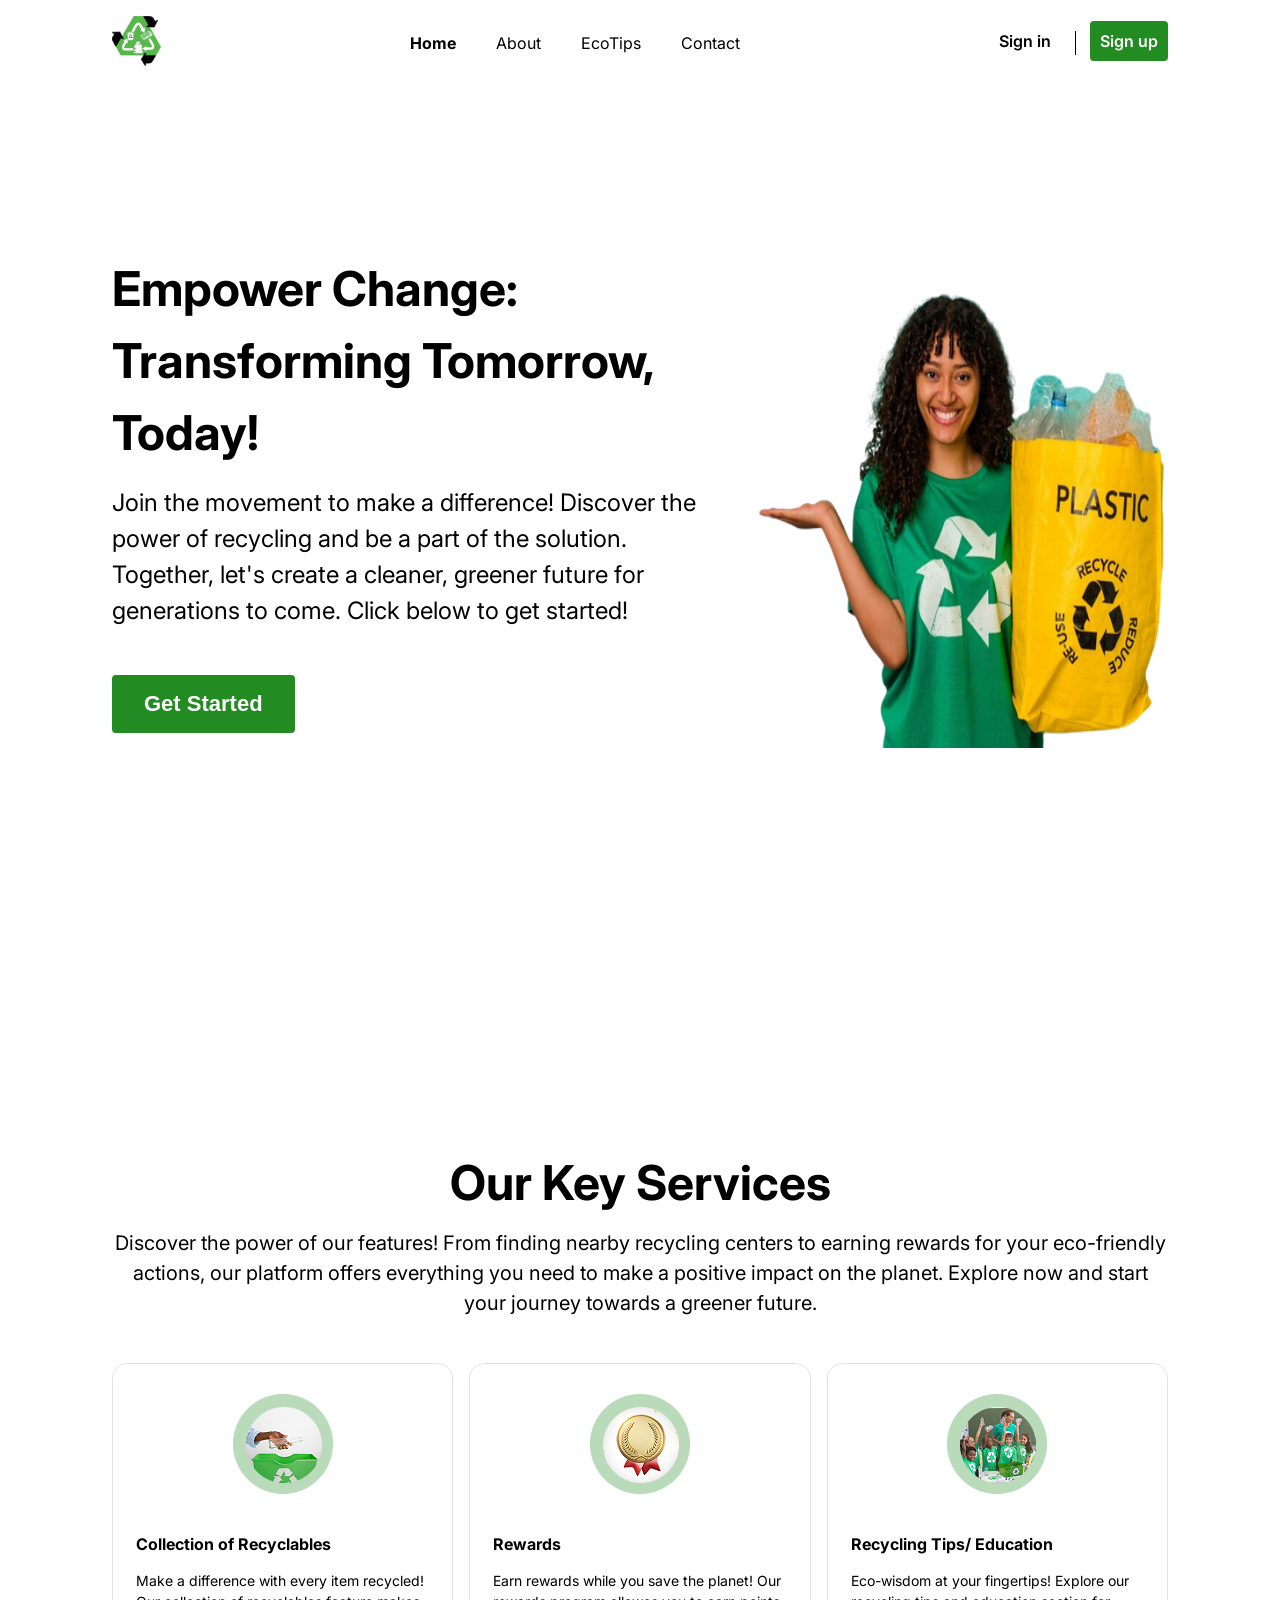
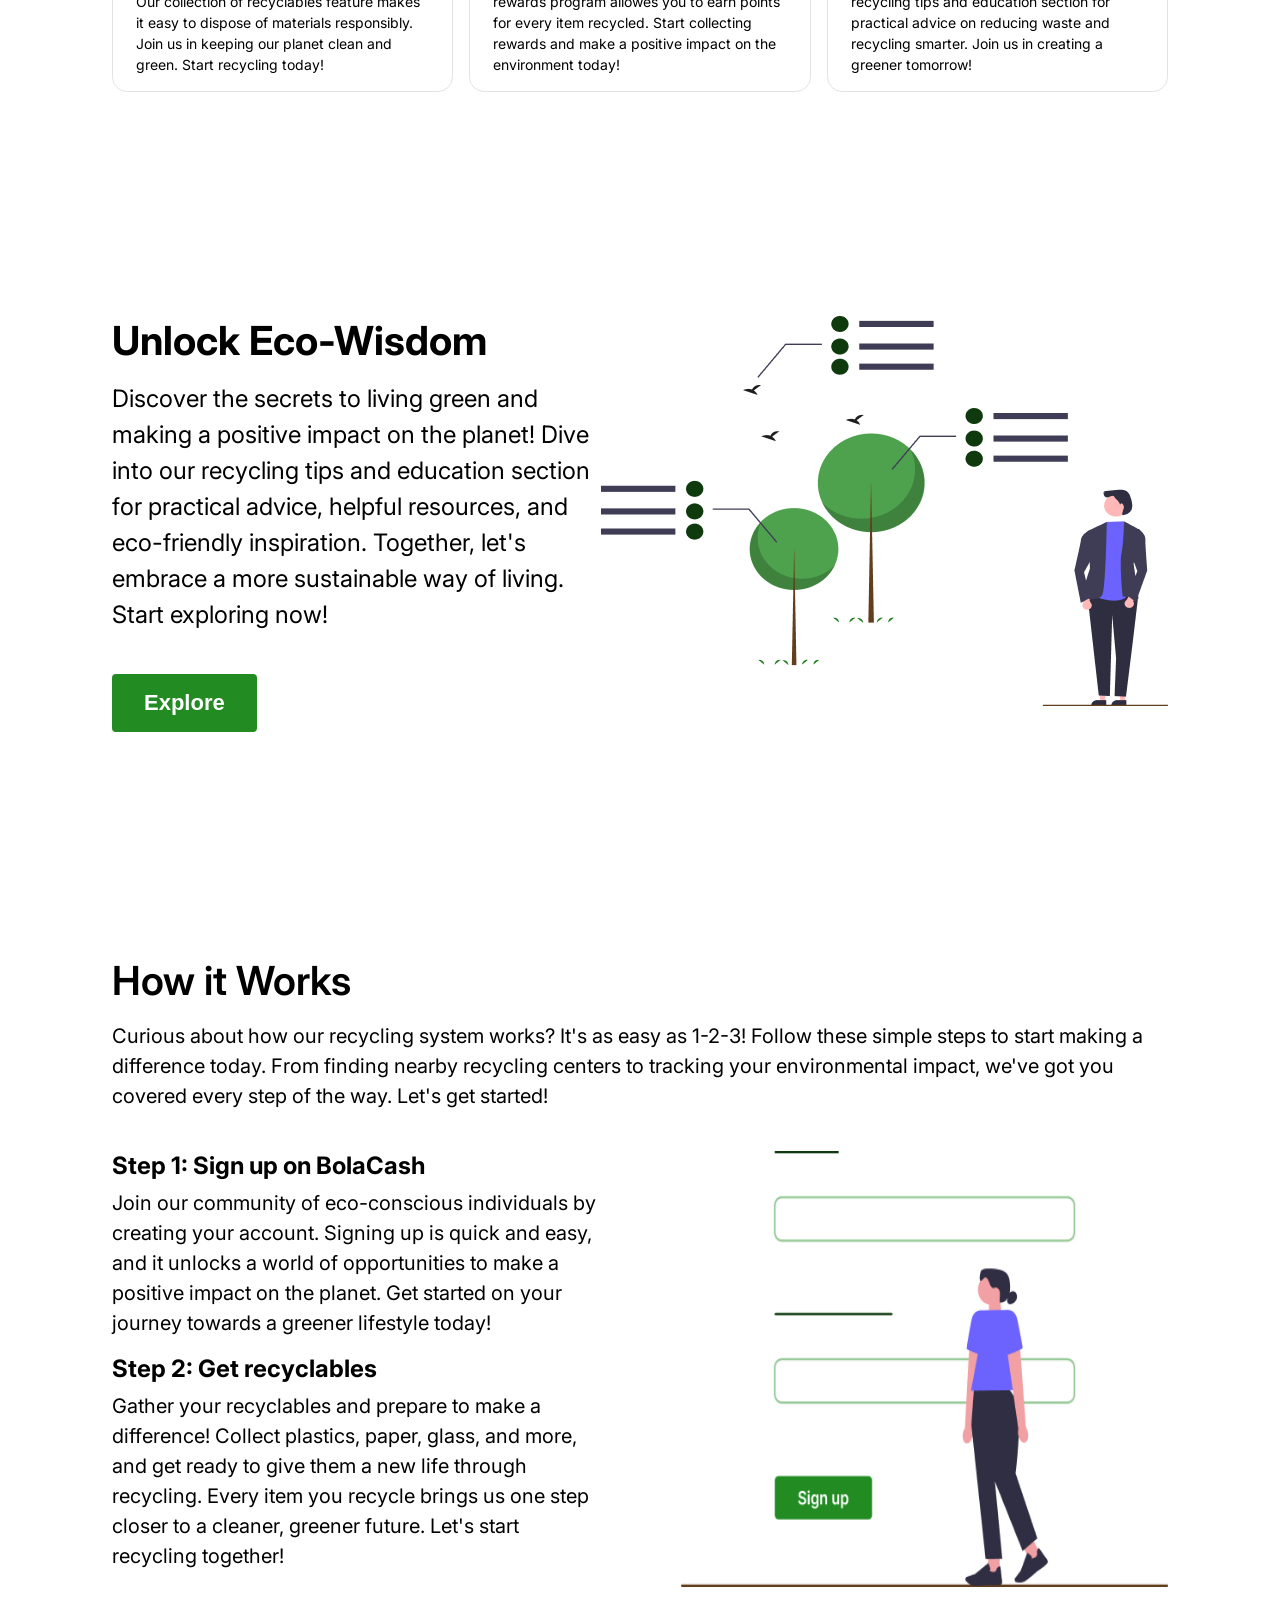
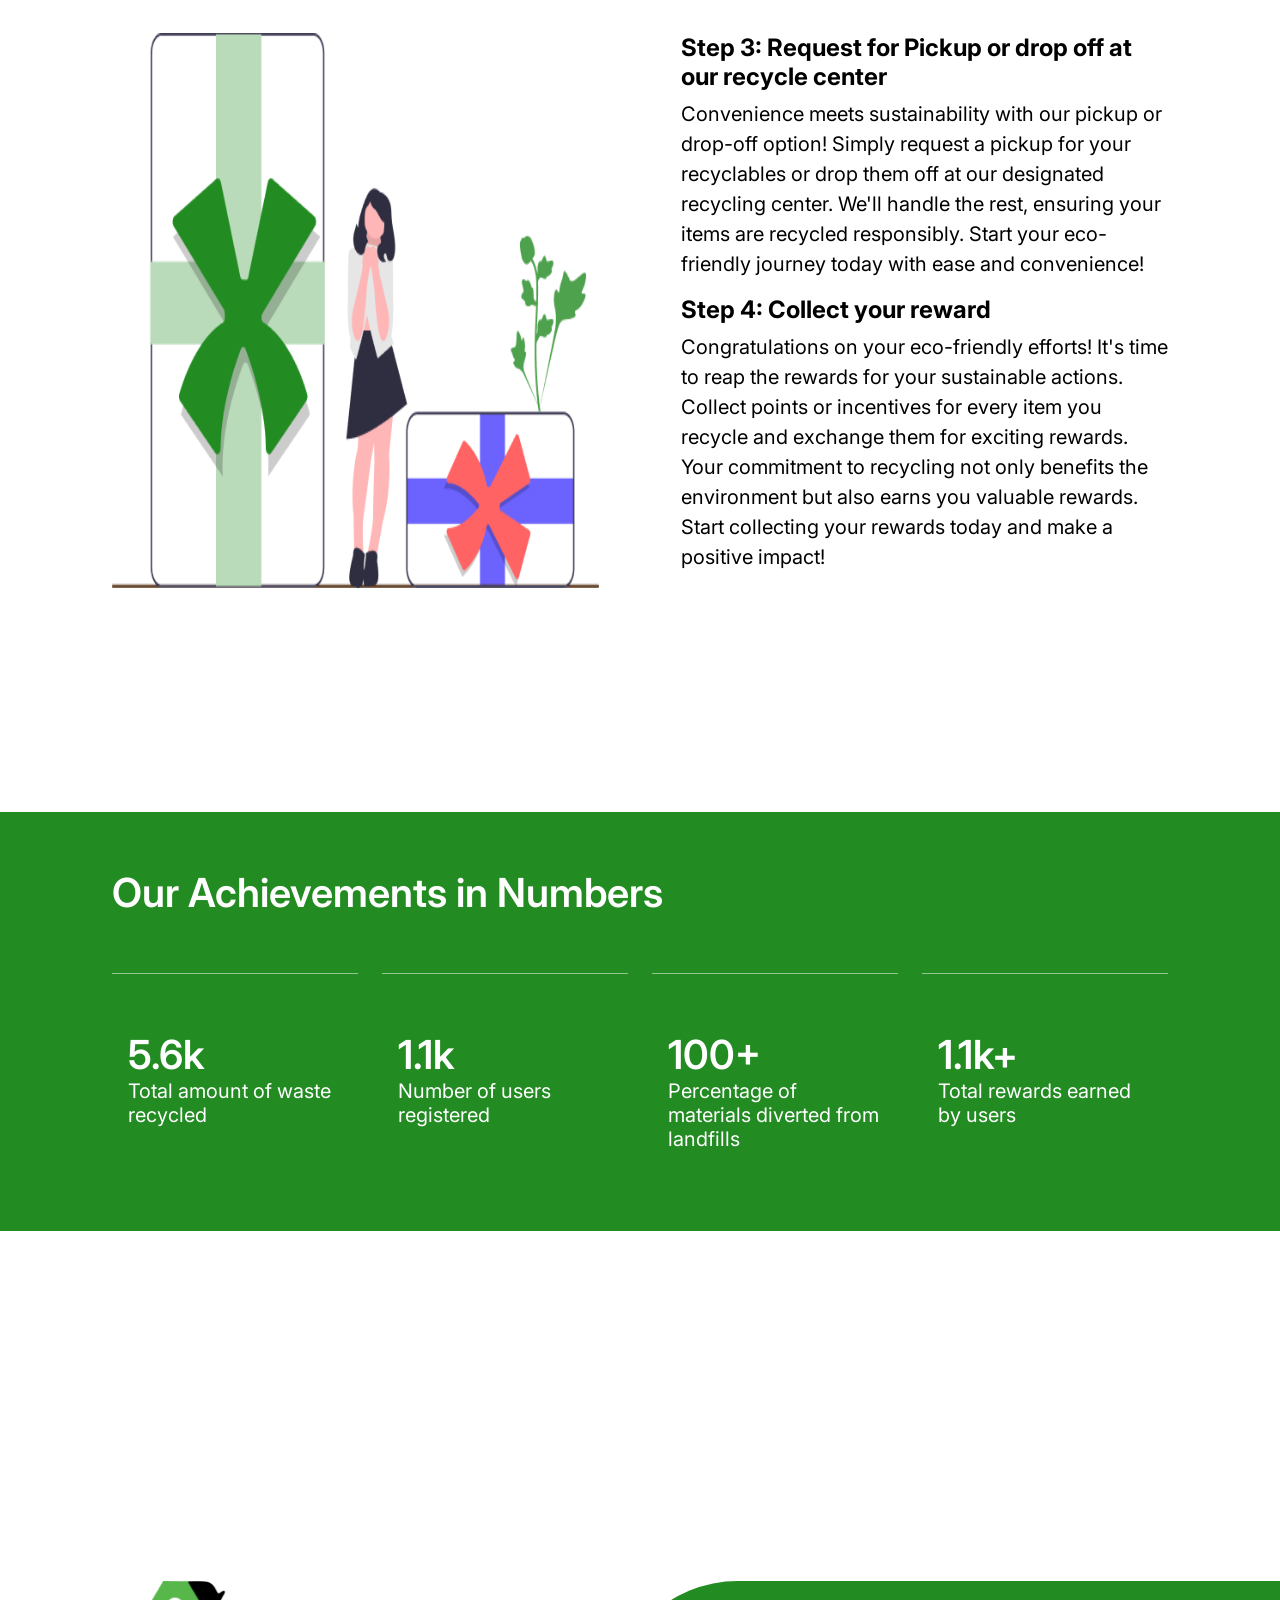
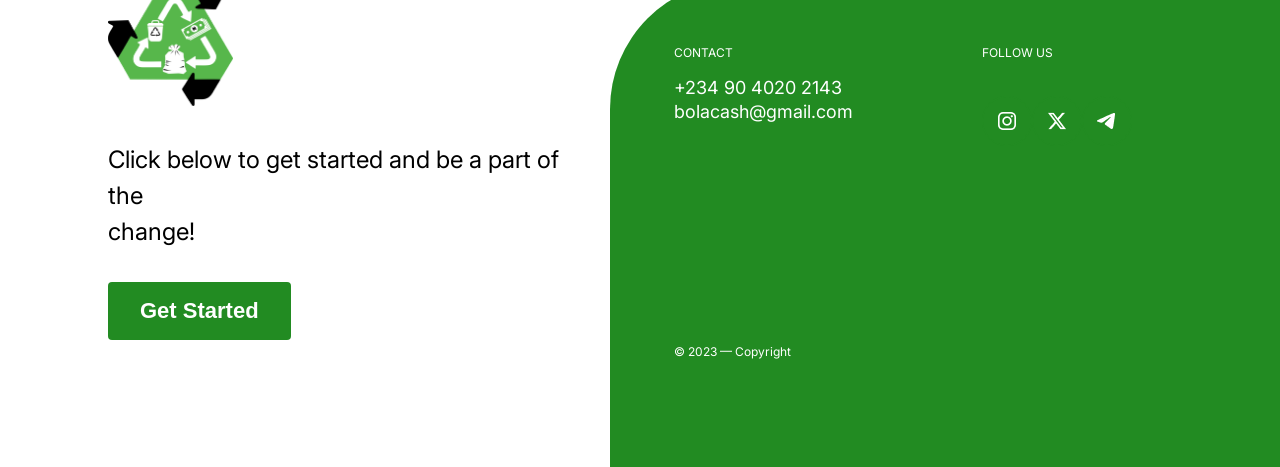
<file: index.html>
<!DOCTYPE html>
<html lang="en">
<head>
    <meta charset="UTF-8">
    <meta name="viewport" content="width=device-width, initial-scale=1.0">
    <title>Home Page</title>
    <link rel="shortcut icon" href="images/e614fa6c1b7bd4b69a82136791aeb88bf0f6a3f3.png" type="image/x-icon">
    <link rel="stylesheet" href="styles/home.css">
    <link rel="preconnect" href="https://fonts.googleapis.com">
    <link rel="preconnect" href="https://fonts.gstatic.com" crossorigin>
    <link href="https://fonts.googleapis.com/css2?family=Inter:ital,opsz,wght@0,14..32,100..900;1,14..32,100..900&display=swap" rel="stylesheet">
</head>
<body>
    <div class="body">
        <header>
            <nav class="mobile-nav">
                <div>
                    <img src="images/e614fa6c1b7bd4b69a82136791aeb88bf0f6a3f3.png" alt="">
                </div>
                <div class="hamburger">
                    <div class="ham-line"></div>
                    <div class="ham-line"></div>
                    <div class="ham-line"></div>
                </div>
            </nav>
            <nav class="navbar">
                <div>
                    <img class="logo" src="images/e614fa6c1b7bd4b69a82136791aeb88bf0f6a3f3.png" alt="logo">
                </div>
                <div>
                    <ul class="navigation">
                        <li><a class="home" href="index.html">Home</a></li>
                        <li><a class="about" href="about.html">About</a></li>
                        <li><a class="eco" href="eco.html">EcoTips</a></li>
                        <li><a class="contact" href="contact.html">Contact</a></li>
                    </ul>
                </div>
                <div>
                    <a class="sign-in-btn" href="sign-in.html">
                        Sign in
                    </a>
                    <div class="seperator"></div>
                    <a class="sign-up-btn" href="sign-up.html">
                        Sign up
                    </a>
                </div>
            </nav>
        </header>
        <main>
            <section class="section-1">
                <div class="section-1-container">
                    <div class="section-1-text">
                        <h1>
                            Empower Change: <br> 
                            Transforming Tomorrow, <br> 
                            Today!
                        </h1>
                        <p>
                            Join the movement to make a difference! Discover  
                            the power of recycling and be a part of the  
                            solution. Together, let's create a cleaner, greener 
                            future for generations to come. Click below to get 
                            started!
                        </p>
                        <button class="section-1-btn">
                            <a href="">Get Started</a>
                        </button>
                    </div>
                    <div class="section-1-image-container">
                        <img src="images/2780e3e08b745be57d89a9af122f6f89269f02a1.png" alt="">
                    </div>
                </div>
            </section>
            <section class="section-2">
                <div class="section-2-text">
                    <h1>Our Key Services</h1>
                    <p>
                        Discover the power of our features! From finding nearby recycling centers to earning rewards for your eco-friendly actions, our 
                        platform offers everything you need to make a positive impact on the planet. Explore now and start your journey towards 
                        a greener future.
                    </p>
                </div>
                
                <div class="grid">
                    <div class="grid-box">
                        <img src="images/Frame 1000012284.png" alt="">
                        <div class="grid-text">
                            <h3>
                                Collection of Recyclables
                            </h3>
                            <p>
                                Make a difference with every item recycled! Our collection of recyclables feature makes it easy to dispose of materials responsibly. Join us in keeping our planet clean and green. Start recycling today!
                            </p>
                        </div>
                    </div>
                    <div class="grid-box">
                        <img src="images/Frame 1000012284-1.png" alt="">
                        <div class="grid-text">
                            <h3>
                                Rewards
                            </h3>
                            <p>
                                Earn rewards while you save the planet! Our rewards program allowes you to earn points for every item recycled. Start collecting rewards and make a positive impact on the environment today!
                            </p>                        
                        </div>
                    </div>
                    <div class="grid-box">
                        <img src="images/Frame 1000012284-2.png" alt="">
                        <div class="grid-text">
                            <h3>
                                Recycling Tips/ Education
                            </h3>
                            <p>
                                Eco-wisdom at your fingertips! Explore our recycling tips and education section for practical advice on reducing waste and recycling smarter. Join us in creating a greener tomorrow!
                            </p>                        
                        </div>
                    </div>
                </div>
            </section>
            <section class="section-3">
                <div class="section-3-container">
                    <div class="section-3-text">
                        <h1>Unlock Eco-Wisdom</h1>
                        <p>
                            Discover the secrets to living green and making a 
                            positive impact on the planet! Dive into our recycling tips and 
                            education section for practical advice, helpful resources, and 
                            eco-friendly inspiration. Together, let's embrace a more 
                            sustainable way of living. Start exploring now!
                        </p>
                        <button>Explore</button>
                    </div>
                    <div>
                        <img src="images/undraw_environmental_study_re_q4q8 1.png" alt="">
                    </div>
                </div>
            </section>
            <section class="section-4">
                <h1>How it Works</h1>
                <p>
                    Curious about how our recycling system works? It's as 
                    easy as 1-2-3! Follow these simple steps to start making 
                    a difference today. From finding nearby recycling centers 
                    to tracking your environmental impact, we've got you covered 
                    every step of the way. Let's get started!</p>
                <div class="section-4-middle">
                    <div class="section-4-middle-left">
                        <h3>Step 1: Sign up on BolaCash</h3>
                        <p>
                            Join our community of eco-conscious individuals by creating 
                            your account. Signing up is quick and easy, and it unlocks a 
                            world of opportunities to make a positive impact on the 
                            planet. Get started on your journey towards a greener 
                            lifestyle today!
                        </p>
                        <h3>Step 2: Get recyclables</h3>
                        <p>
                            Gather your recyclables and prepare to make a difference! 
                            Collect plastics, paper, glass, and more, and get ready to 
                            give them a new life through recycling. Every item you 
                            recycle brings us one step closer to a cleaner, greener 
                            future. Let's start recycling together!
                        </p>
                    </div>
                    <div class="section-4-middle-right">
                        <img src="images/undraw_undraw_undraw_undraw_sign_up_ln1s_-1-_s4bc_-1-_ee41_-1-_kf4d 1.png" alt="">
                    </div>
                </div>
                <div class="section-4-down">
                    <div class="section-4-down-left">
                        <img src="images/undraw_gifts_0ceh 1.png" alt="">
                    </div>
                    <div class="section-4-down-right">
                        <h3>Step 3: Request for Pickup or drop off at our recycle center</h3>
                        <p>
                            Convenience meets sustainability with our pickup or drop-off 
                            option! Simply request a pickup for your recyclables or drop 
                            them off at our designated recycling center. We'll handle the 
                            rest, ensuring your items are recycled responsibly. Start your 
                            eco-friendly journey today with ease and convenience!
                        </p>
                        <h3>Step 4: Collect your reward</h3>
                        <p>
                            Congratulations on your eco-friendly efforts! It's time to reap 
                            the rewards for your sustainable actions. Collect points or 
                            incentives for every item you recycle and exchange them for 
                            exciting rewards. Your commitment to recycling not only benefits 
                            the environment but also earns you valuable rewards. Start 
                            collecting your rewards today and make a positive impact!
                        </p>
                    </div>
                </div>
            </section>
            <section class="section-5">
                <div class="section-5-container">
                    <h1>Our Achievements in Numbers</h1>
                    <div class="section-5-grid">
                        <div class="section-5-gridbox">
                            <h3>5.6k</h3>
                            <p>Total amount of waste recycled</p>
                        </div>
                        <div class="section-5-gridbox">
                            <h3>1.1k</h3>
                            <p>Number of users registered</p>
                        </div>                        
                        <div class="section-5-gridbox">
                            <h3>100+</h3>
                            <p>Percentage of materials diverted from landfills</p>
                        </div>           
                        <div class="section-5-gridbox">
                            <h3>1.1k+</h3>
                            <p>Total rewards earned by users</p>
                        </div>                        
                    </div>
                </div>
            </section>
        </main>
        <footer class="desk-footer">
            <div class="footer-main">
                <div class="footer-left">
                    <img src="images/e614fa6c1b7bd4b69a82136791aeb88bf0f6a3f3.png" alt="">
                    <p>
                        Click below to get started and be a part of the <br>change!
                    </p>
                    <button>Get Started</button>
                </div>
                <div class="footer-right">
                    <div class="footer-right-main">
                        <div class="footer-right-left">
                            <p>CONTACT</p>
                            <a href="">+234 90 4020 2143</a>
                            <a href="">bolacash@gmail.com</a>
                        </div>
                        <div class="footer-right-right">
                            <P>FOLLOW US</P>
                            <div class="footer-right-images">
                                <a href="https://www.instagram.com/">
                                    <img src="images/item.png" alt="">
                                </a>
                                <a href="https://x.com/">
                                    <img src="images/item-1.png" alt="">
                                </a>
                                <a href="https://web.telegram.org/">
                                    <img src="images/item-2.png" alt="">
                                </a>
                            </div>
                        </div>  
                    </div>
                    <p class="bottom">&#169; 2023 &#8212; Copyright</p>
                </div>
            </div>
        </footer>
        <footer class="mobile-footer">
            <div class="mobile-footer-main">
                <div class="footer-top">
                    <img src="images/e614fa6c1b7bd4b69a82136791aeb88bf0f6a3f3.png" alt="">
                    <p>
                        Ready to make a difference? Join our community of eco-warriors and start 
                        recycling with ease! Together, we can create a greener, cleaner future for 
                        generations to come. Click below to get started and be a part of the change!
                    </p>
                    <button>Explore</button>
                </div>
                <div class="footer-bottom">
                    <div class="footer-bottom-main">
                        <div class="footer-bottom-top">
                            <p>CONTACT</p>
                            <a href="">+234 90 4020 2143</a>
                            <a href="">bolacash@gmail.com</a>
                        </div>
                        <div class="footer-bottom-down">
                            <P>FOLLOW US</P>
                            <div class="footer-bottom-images">
                                <a href="">
                                    <img src="images/item-3.png" alt="">
                                </a>
                                <a href="">
                                    <img src="images/item-4.png" alt="">
                                </a>
                                <a href="">
                                    <img src="images/item-5.png" alt="">
                                </a>
                            </div>
                        </div>
                        <p class="bottom">&#169; 2023 &#8212; Copyright</p>
                    </div>
                </div>
            </div>
        </footer>
    </div>
</body>
</html>
</file>
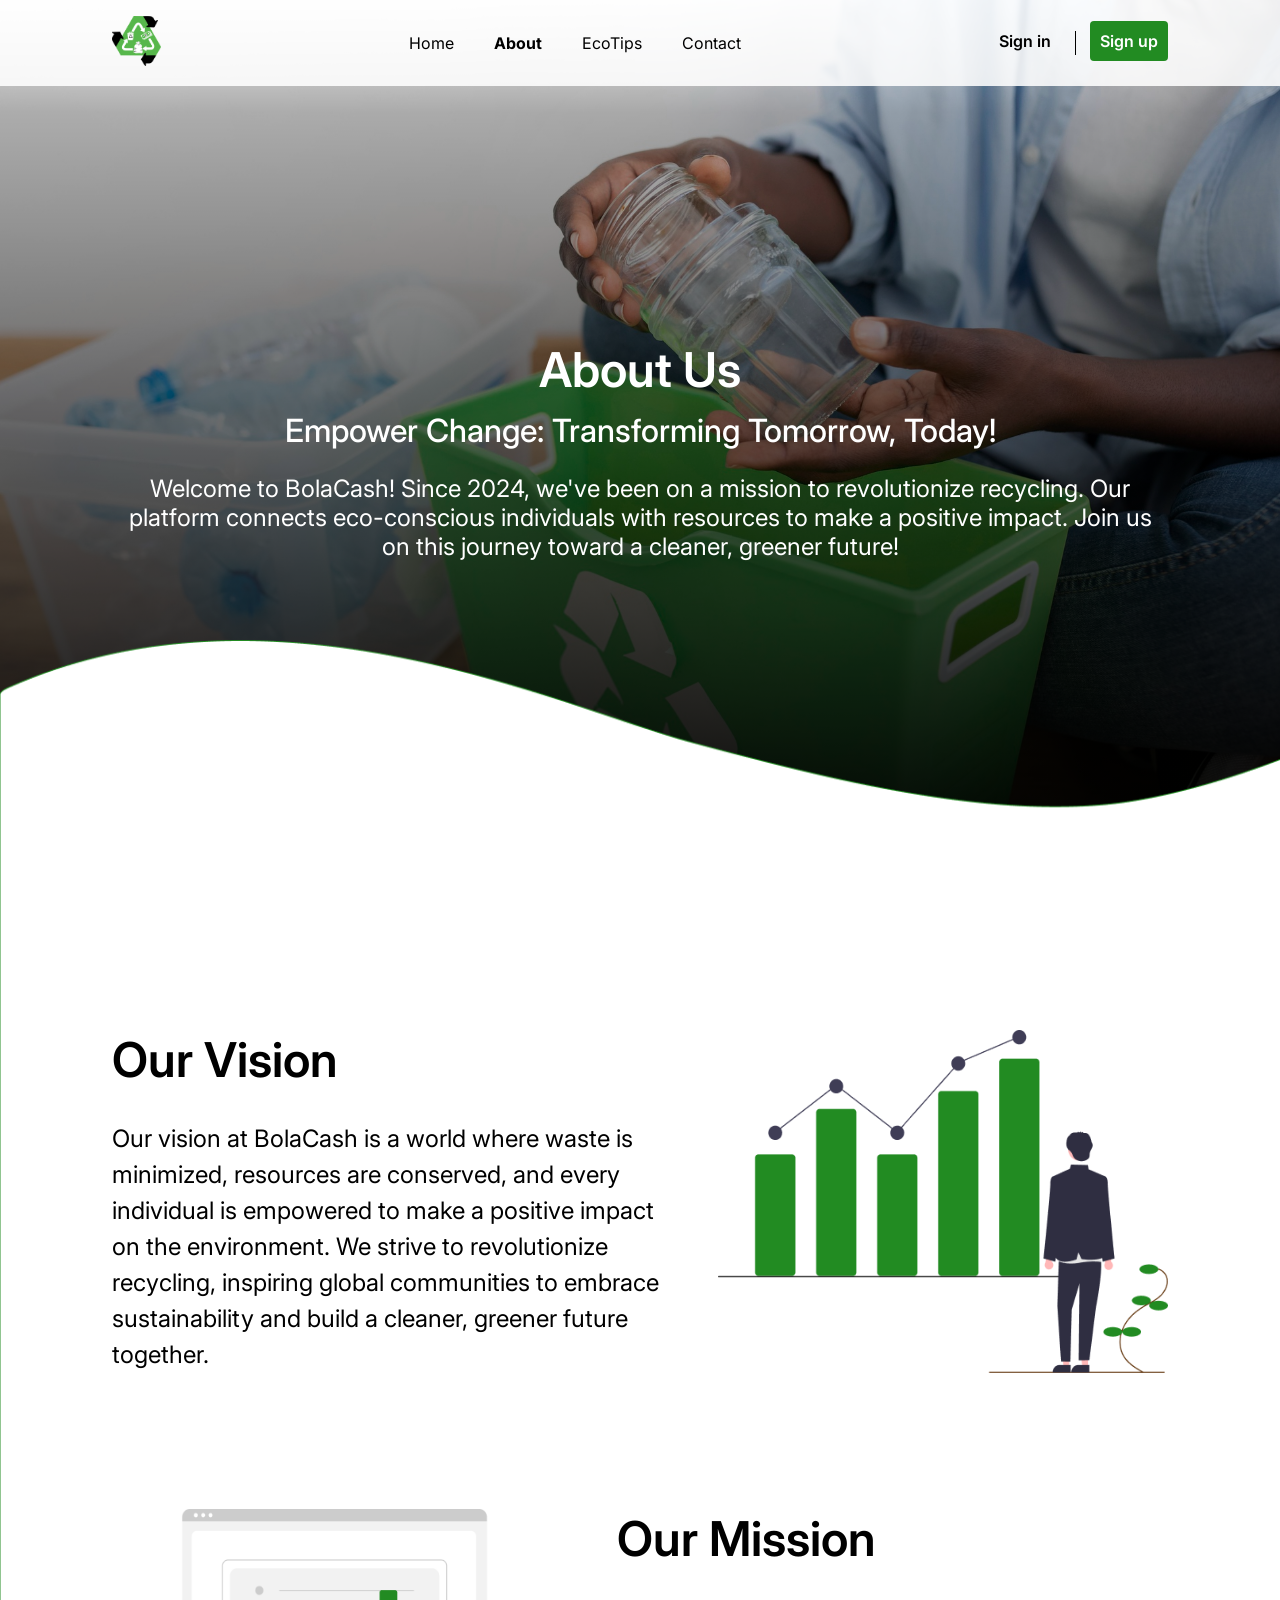
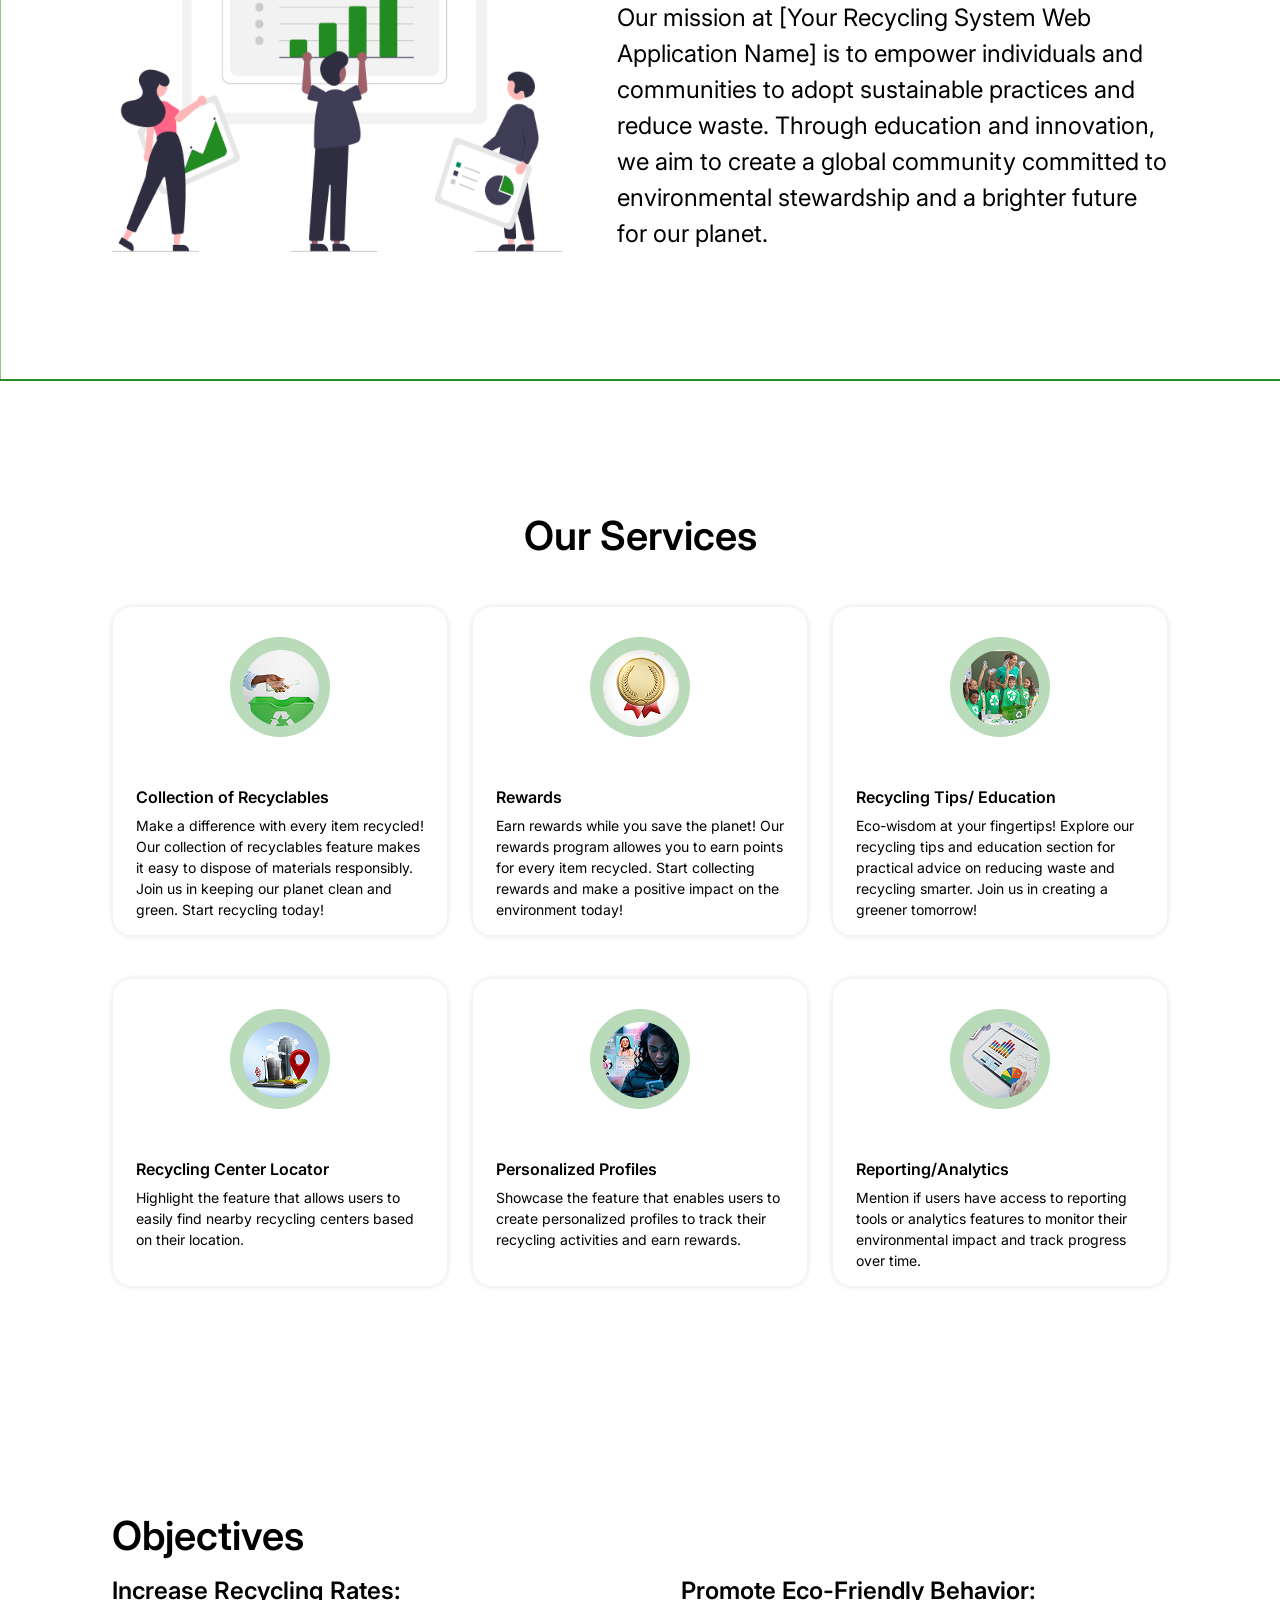
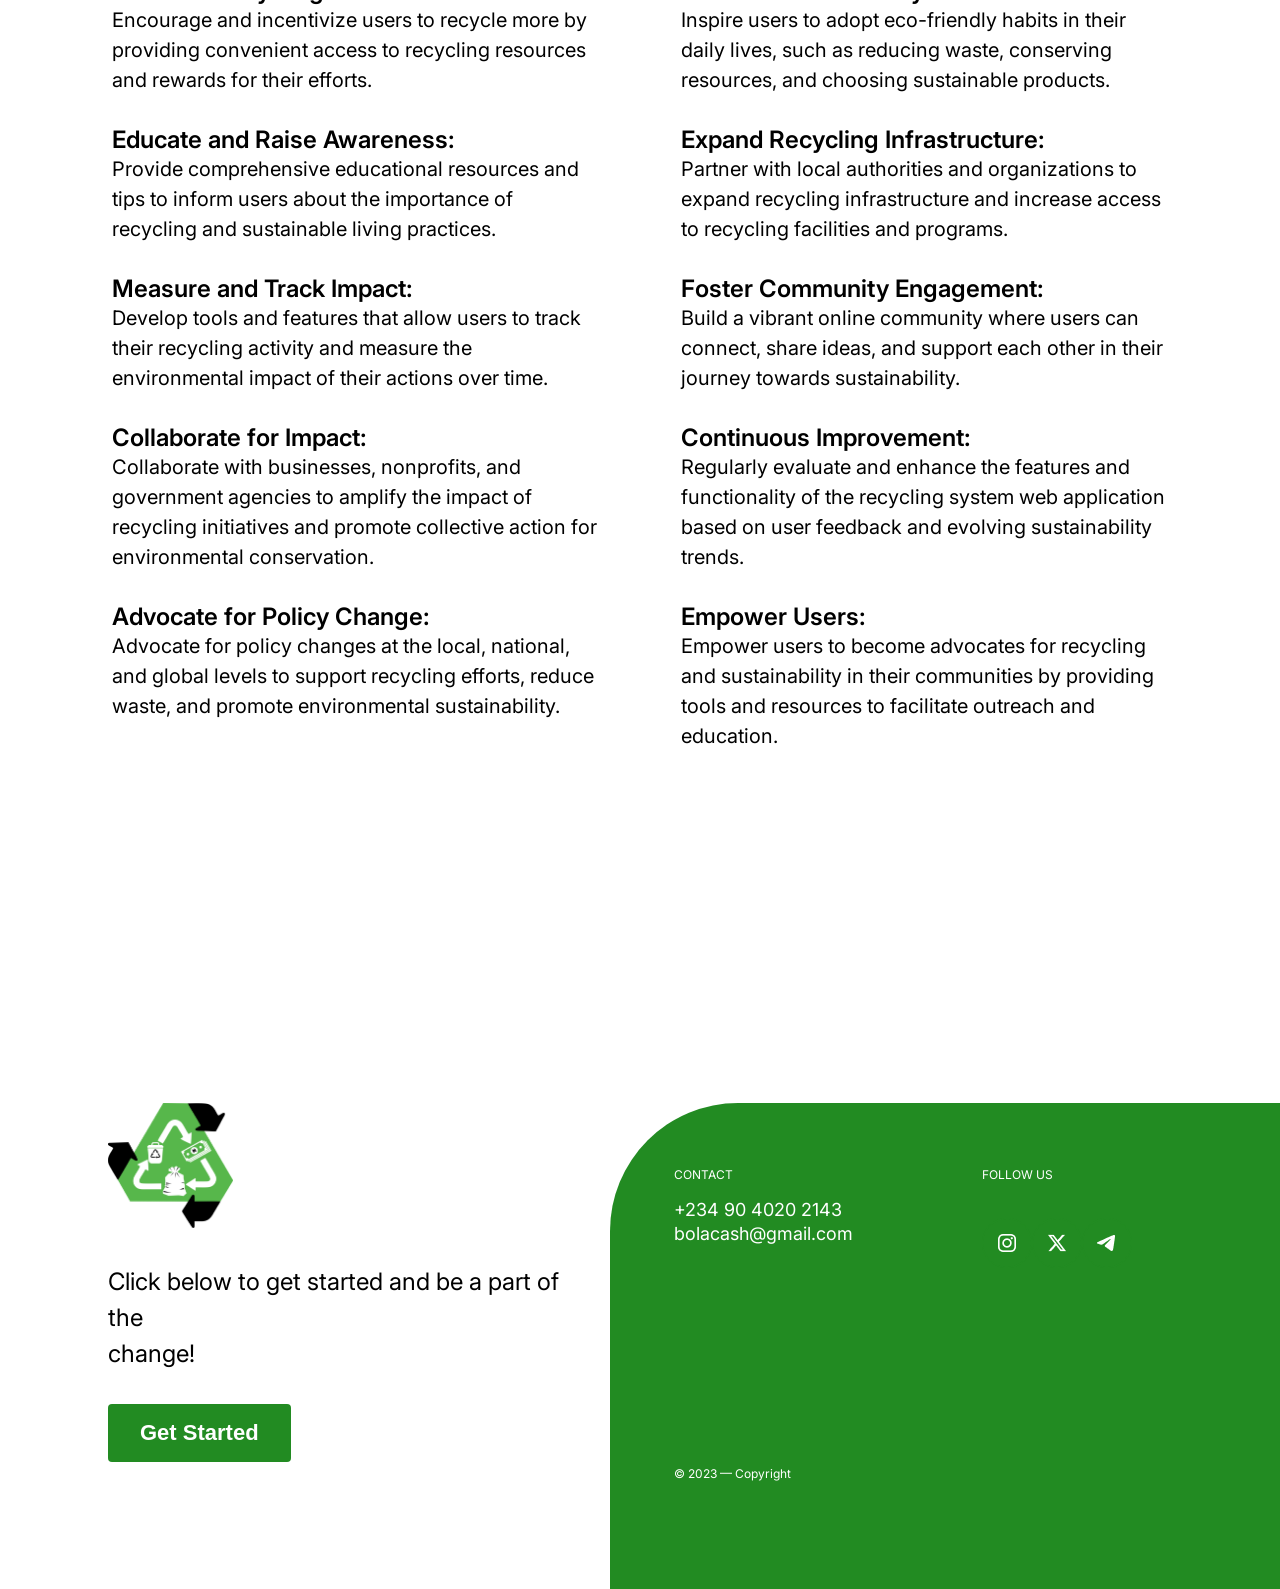
<file: about.html>
<!DOCTYPE html>
<html lang="en">
<head>
	<meta charset="UTF-8">
	<meta name="viewport" content="width=device-width, initial-scale=1.0">
	<title>About</title>
	<link rel="stylesheet" href="styles/home.css">
	<link rel="stylesheet" href="styles/about.css">
	<link rel="shortcut icon" href="images/e614fa6c1b7bd4b69a82136791aeb88bf0f6a3f3.png" type="image/x-icon">
	<link rel="preconnect" href="https://fonts.googleapis.com">
	<link rel="preconnect" href="https://fonts.gstatic.com" crossorigin>
	<link href="https://fonts.googleapis.com/css2?family=Inter:ital,opsz,wght@0,14..32,100..900;1,14..32,100..900&display=swap" rel="stylesheet">
</head>
<body>
	<header>
		<nav class="mobile-nav">
			<div>
				<img src="images/e614fa6c1b7bd4b69a82136791aeb88bf0f6a3f3.png" alt="">
			</div>
			<div class="hamburger">
				<div class="ham-line"></div>
				<div class="ham-line"></div>
				<div class="ham-line"></div>
			</div>
		</nav>
		<nav class="navbar">
			<div>
				<img class="logo" src="images/e614fa6c1b7bd4b69a82136791aeb88bf0f6a3f3.png" alt="logo">
			</div>
			<div>
				<ul class="navigation">
					<li><a class="home" href="index.html">Home</a></li>
					<li><a class="about" href="about.html">About</a></li>
					<li><a class="eco" href="eco.html">EcoTips</a></li>
					<li><a class="contact" href="contact.html">Contact</a></li>
				</ul>
			</div>
			<div>
				<a class="sign-in-btn" href="sign-in.html">
						Sign in
				</a>
				<div class="seperator"></div>
				<a class="sign-up-btn" href="sign-up.html">
						Sign up
				</a>
			</div>
		</nav>
		<div class="hero">
			<div class="content">
				<h1>About Us</h1>
				<h2>Empower Change: Transforming Tomorrow, Today!</h2>
				<p>
					Welcome to BolaCash! Since 2024, we've been on a mission to revolutionize 
					recycling. Our platform connects eco-conscious individuals with resources 
					to make a positive impact. Join us on this journey toward a cleaner, 
					greener future!
				</p>	
			</div>
		</div>
	</header>
	<main>
		<section class="section-1">
			<div class="section-1-container">
				<div class="sec-1-top">
					<div class="sec-1-top-text">
						<h1>Our Vision</h1>
						<p>
							Our vision at BolaCash is a world where waste is minimized, resources 
							are conserved, and every individual is empowered to make a positive 
							impact on the environment. We strive to revolutionize recycling, inspiring 
							global communities to embrace sustainability and build a cleaner, 
							greener future together.
						</p>
					</div>
					<div class="sec-1-top-image">
						<img src="images/undraw_investing_re_bov7 1.png" alt="">
					</div>
				</div>
				<div class="sec-1-bottom">
					<div class="sec-1-bottom-image">
						<img src="images/undraw_data_re_80ws 1.png" alt="">
					</div>
					<div class="sec-1-bottom-text">
						<h1>Our Mission</h1>
						<p>
							Our mission at [Your Recycling System Web Application Name] is to empower 
							individuals and communities to adopt sustainable practices and reduce waste. 
							Through education and innovation, we aim to create a global community committed 
							to environmental stewardship and a brighter future for our planet.
						</p>
					</div>
				</div>
			</div>
		</section>
		<section class="section-2">
			<h1>Our Services</h1>
			<div class="sec-2-grid">
				<div class="sec-2-grid-box">
					<div>
						<img src="images/Frame 1000012284.png" alt="">
					</div>
					<div>
						<h3>Collection of Recyclables</h3>
						<p>
							Make a difference with every item recycled! Our collection of recyclables feature 
							makes it easy to dispose of materials responsibly. Join us in keeping our planet 
							clean and green. Start recycling today!
						</p>
					</div>
				</div>
				<div class="sec-2-grid-box">
					<div>
						<img src="images/Frame 1000012284-1.png" alt="">
					</div>
					<div>
						<h3>Rewards</h3>
						<p>
                        	Earn rewards while you save the planet! Our rewards program allowes you to earn points for every 
							item recycled. Start collecting rewards and make a positive impact on the environment today!
						</p>
					</div>
				</div>
				<div class="sec-2-grid-box">
					<div>
						<img src="images/Frame 1000012284-2.png" alt="">
					</div>
					<div>
						<h3>Recycling Tips/ Education</h3>
						<p>
							Eco-wisdom at your fingertips! Explore our recycling tips 
							and education section for practical advice 
							on reducing waste and recycling smarter. Join us in creating 
							a greener tomorrow!
						</p>
					</div>
				</div>
				<div class="sec-2-grid-box">
					<div>
						<img src="images/Frame 1000012284-3.png" alt="">
					</div>
					<div>
						<h3>Recycling Center Locator</h3>
						<p>
							Highlight the feature that allows users to easily find nearby 
							recycling centers based on their location.
						</p>
					</div>
				</div>
				<div class="sec-2-grid-box">
					<div>
						<img src="images/Frame 1000012284-4.png" alt="">
					</div>
					<div>
						<h3>Personalized Profiles</h3>
						<p>
							Showcase the feature that enables users to create personalized profiles 
							to track their recycling activities and earn rewards.
						</p>
					</div>
				</div>
				<div class="sec-2-grid-box">
					<div>
						<img src="images/Frame 1000012284-5.png" alt="">
					</div>
					<div>
						<h3>Reporting/Analytics</h3>
						<p>
							Mention if users have access to reporting tools 
							or analytics features to monitor their environmental 
							impact and track progress over time.</p>
					</div>
				</div>
			</div>
		</section>
		<section class="section-3">
			<h1>Objectives</h1>
			<div class="sec-3-grid">
				<div>
					<h3>Increase Recycling Rates:</h3>
					<p>Encourage and incentivize users to recycle more by providing convenient access to recycling resources and rewards for their efforts.</p>
				</div>
				<div>
					<h3>Promote Eco-Friendly Behavior:</h3>
					<p>Inspire users to adopt eco-friendly habits in their daily lives, such as reducing waste, conserving resources, and choosing sustainable products.</p>
				</div>
				<div>
					<h3>Educate and Raise Awareness:</h3>
					<p>Provide comprehensive educational resources and tips to inform users about the importance of recycling and sustainable living practices.</p>
				</div>
				<div>
					<h3>Expand Recycling Infrastructure:</h3>
					<p>Partner with local authorities and organizations to expand recycling infrastructure and increase access to recycling facilities and programs.</p>
				</div>
				<div>
					<h3>Measure and Track Impact:</h3>
					<p>Develop tools and features that allow users to track their recycling activity and measure the environmental impact of their actions over time.</p>
				</div>
				<div>
					<h3>Foster Community Engagement:</h3>
					<p>Build a vibrant online community where users can connect, share ideas, and support each other in their journey towards sustainability.</p>
				</div>
				<div>
					<h3>Collaborate for Impact:</h3>
					<p>Collaborate with businesses, nonprofits, and government agencies to amplify the impact of recycling initiatives and promote collective action for environmental conservation.</p>
				</div>
				<div>
					<h3>Continuous Improvement:</h3>
					<p>Regularly evaluate and enhance the features and functionality of the recycling system web application based on user feedback and evolving sustainability trends.</p>
				</div>
				<div>
					<h3>Advocate for Policy Change:</h3>
					<p>Advocate for policy changes at the local, national, and global levels to support recycling efforts, reduce waste, and promote environmental sustainability.</p>
				</div>
				<div>
					<h3>Empower Users:</h3>
					<p>Empower users to become advocates for recycling and sustainability in their communities by providing tools and resources to facilitate outreach and education.</p>
				</div>
			</div>
		</section>
	</main>








	<footer class="desk-footer">
		<div class="footer-main">
			<div class="footer-left">
				<img src="images/e614fa6c1b7bd4b69a82136791aeb88bf0f6a3f3.png" alt="">
				<p>
					Click below to get started and be a part of the <br>change!
				</p>
				<button>Get Started</button>
			</div>
			<div class="footer-right">
				<div class="footer-right-main">
					<div class="footer-right-left">
						<p>CONTACT</p>
						<a href="">+234 90 4020 2143</a>
						<a href="">bolacash@gmail.com</a>
					</div>
					<div class="footer-right-right">
						<P>FOLLOW US</P>
						<div class="footer-right-images">
							<a href="https://www.instagram.com/">
								<img src="images/item.png" alt="">
							</a>
							<a href="https://x.com/">
								<img src="images/item-1.png" alt="">
							</a>
							<a href="https://web.telegram.org/">
								<img src="images/item-2.png" alt="">
							</a>
						</div>
					</div>  
				</div>
				<p class="bottom">&#169; 2023 &#8212; Copyright</p>
			</div>
		</div>
	</footer>
	<footer class="mobile-footer">
		<div class="mobile-footer-main">
			<div class="footer-top">
				<img src="images/e614fa6c1b7bd4b69a82136791aeb88bf0f6a3f3.png" alt="">
				<p>
					Ready to make a difference? Join our community of eco-warriors and start 
					recycling with ease! Together, we can create a greener, cleaner future for 
					generations to come. Click below to get started and be a part of the change!
				</p>
				<button>Explore</button>
			</div>
			<div class="footer-bottom">
				<div class="footer-bottom-main">
					<div class="footer-bottom-top">
						<p>CONTACT</p>
						<a href="">+234 90 4020 2143</a>
						<a href="">bolacash@gmail.com</a>
					</div>
					<div class="footer-bottom-down">
						<P>FOLLOW US</P>
						<div class="footer-bottom-images">
							<a href="">
								<img src="images/item-3.png" alt="">
							</a>
							<a href="">
								<img src="images/item-4.png" alt="">
							</a>
							<a href="">
								<img src="images/item-5.png" alt="">
							</a>
						</div>
					</div>
					<p class="bottom">&#169; 2023 &#8212; Copyright</p>
				</div>
			</div>
		</div>
	</footer>
</body>
</html>
</file>
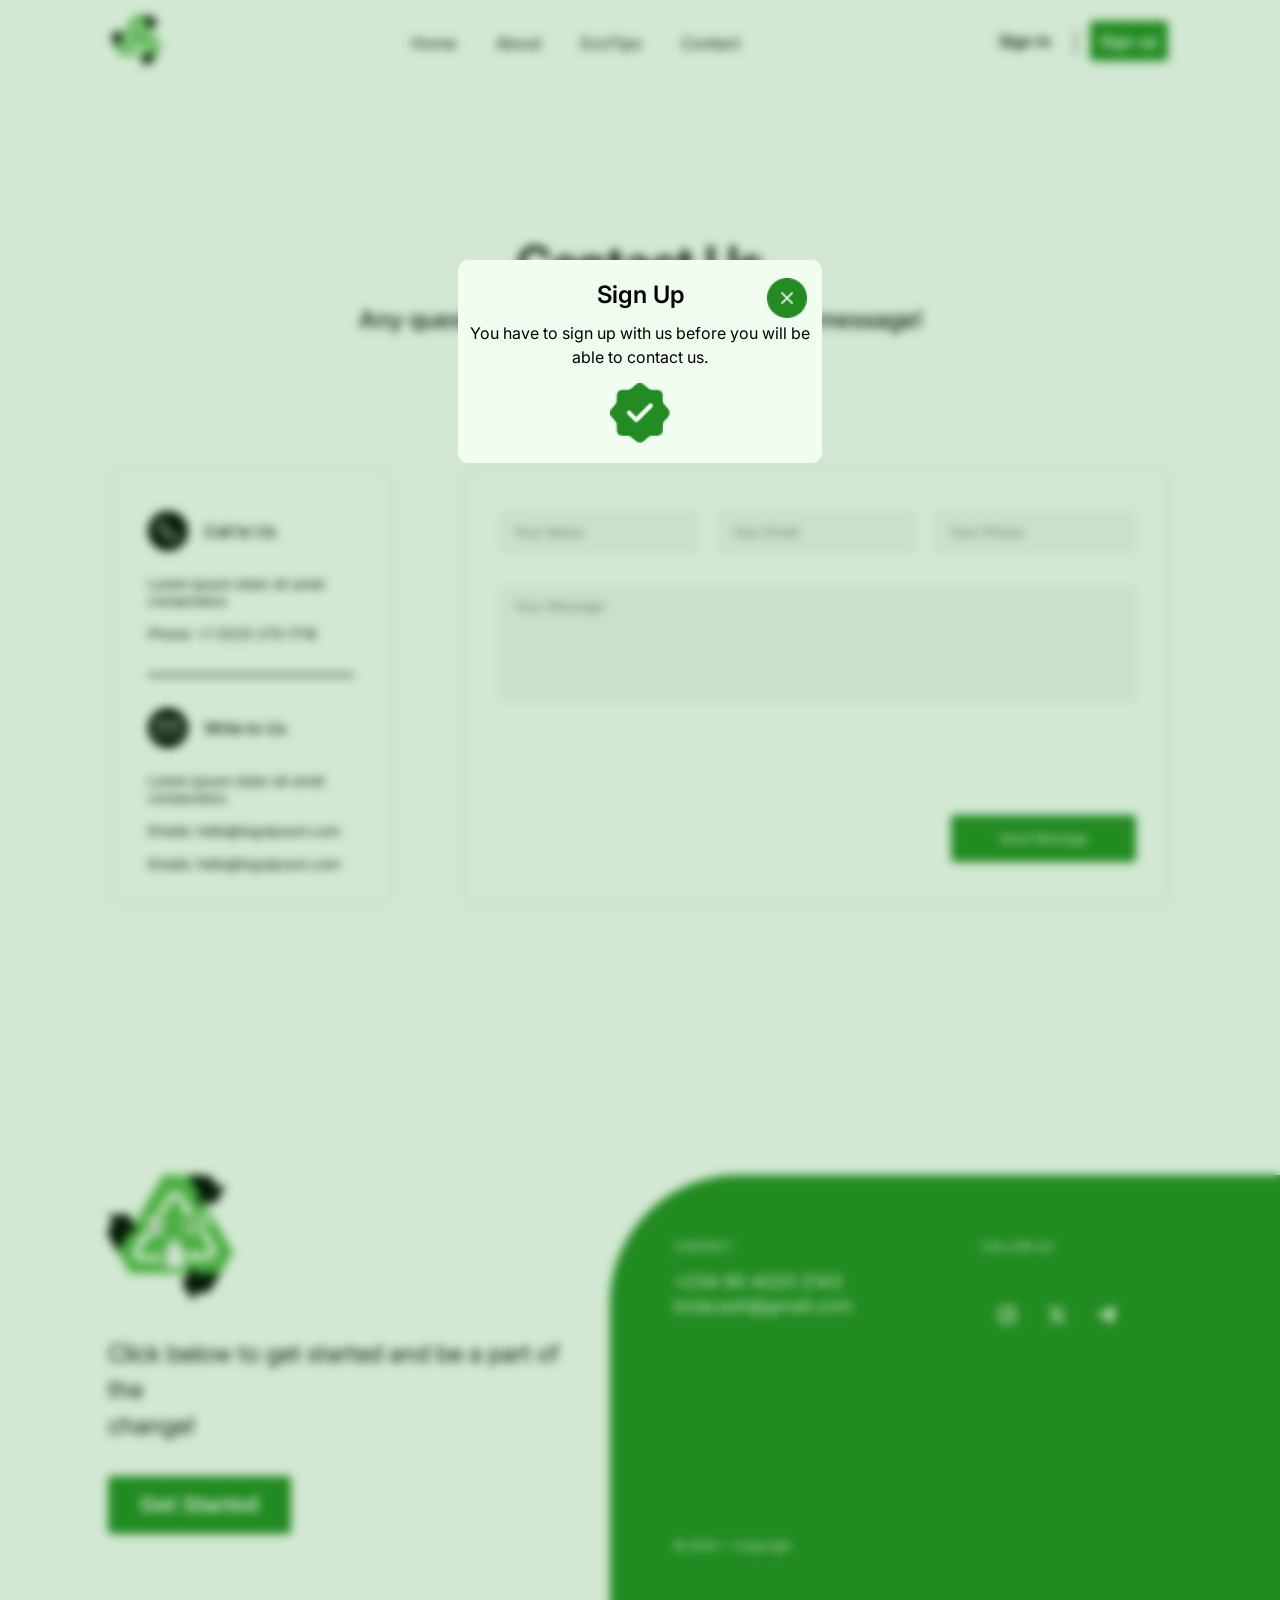
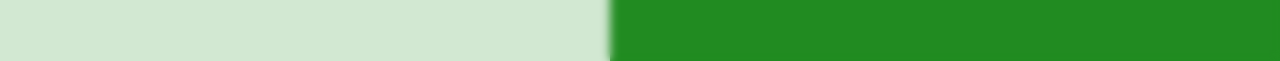
<file: contact-2.html>
<!DOCTYPE html>
<html lang="en">
<head>
    <meta charset="UTF-8">
    <meta name="viewport" content="width=device-width, initial-scale=1.0">
    <title>Contact Us</title>
    <link rel="stylesheet" href="styles/home.css">
    <link rel="stylesheet" href="styles/contact.css">
    <link rel="stylesheet" href="styles/contact-2.css">
    <link rel="shortcut icon" href="images/e614fa6c1b7bd4b69a82136791aeb88bf0f6a3f3.png" type="image/x-icon">
    <link rel="preconnect" href="https://fonts.googleapis.com">
    <link rel="preconnect" href="https://fonts.gstatic.com" crossorigin>
    <link href="https://fonts.googleapis.com/css2?family=Inter:ital,opsz,wght@0,14..32,100..900;1,14..32,100..900&display=swap" rel="stylesheet">
</head>
<body>
    <div class="blur">
      <div class="signup">
            <h3>Sign Up</h3>
            <a href="contact.html">
                <img class="close" src="images/close.png" alt="">
            </a>
            <p>You have to sign up with us before you will be able to contact us.</p>
            <img class="tick" src="images/Vector.png" alt="">
      </div>
    </div>
    <header>
        <nav class="mobile-nav">
            <div>
                <img src="images/e614fa6c1b7bd4b69a82136791aeb88bf0f6a3f3.png" alt="">
            </div>
            <div class="hamburger">
                <div class="ham-line"></div>
                <div class="ham-line"></div>
                <div class="ham-line"></div>
            </div>
        </nav>
        <nav class="navbar">
            <div>
                <img class="logo" src="images/e614fa6c1b7bd4b69a82136791aeb88bf0f6a3f3.png" alt="logo">
            </div>
            <div>
                <ul class="navigation">
                    <li><a href="index.html">Home</a></li>
                    <li><a href="about.html">About</a></li>
                    <li><a href="">EcoTips</a></li>
                    <li><a href="contact.html">Contact</a></li>
                </ul>
            </div>
            <div>
                <a class="sign-in-btn" href="sign-in.html">
                    Sign in
                </a>
                <div class="seperator"></div>
                <a class="sign-up-btn" href="sign-up.html">
                    Sign up
                </a>
            </div>
        </nav>
    </header>
    <main>
        <section>
            <h1>Contact Us</h1>
            <p>Any question or remarks? Just write us a message!</p>
            <div class="container">
                <div class="left-container">
                    <div class="call">
                        <img src="images/icons-phone.png" alt="">
                        <h3>Call to Us</h3>
                    </div>
                    <div class="call-text">
                        <p class="text">Lorem ipsum dolor sit amet consectetur.</p>
                        <p class="phone">
                            Phone: <a href="">+1 (323) 275-1718</a>
                        </p>
                    </div>
                    
                    <div class="seperator-1"></div>

                    <div class="write">
                        <img src="images/icons-mail.png" alt="">
                        <h3>Write to Us</h3>
                    </div>
                    <div class="write-text">
                        <p class="text">Lorem ipsum dolor sit amet consectetur.</p>
                        <p class="email-1">
                            Emails: <a href=""> hello@logoipsum.com</a>
                        </p>
                        <p class="email-2">
                            Emails: <a href=""> hello@logoipsum.com</a>
                        </p>
                    </div>
                </div>
                <div class="right-container">
                    <form action="">
                        <div class="details">
                            <input type="text" placeholder="Your Name">
                            <input type="email" placeholder="Your Email">
                            <input type="tel" placeholder="Your Phone">
                        </div>
                        
                        <textarea name="" id="" placeholder="Your Message"></textarea>
                        <div class="button">
                            <button class="btn">Send Message</button>
                        </div>
                    </form>
                    
                </div>
            </div>
        </section>
    </main>
    <footer class="desk-footer">
        <div class="footer-main">
            <div class="footer-left">
                <img src="images/e614fa6c1b7bd4b69a82136791aeb88bf0f6a3f3.png" alt="">
                <p>
                    Click below to get started and be a part of the <br>change!
                </p>
                <button>Get Started</button>
            </div>
            <div class="footer-right">
                <div class="footer-right-main">
                    <div class="footer-right-left">
                        <p>CONTACT</p>
                        <a href="">+234 90 4020 2143</a>
                        <a href="">bolacash@gmail.com</a>
                    </div>
                    <div class="footer-right-right">
                        <P>FOLLOW US</P>
                        <div class="footer-right-images">
                            <a href="https://www.instagram.com/">
                                <img src="images/item.png" alt="">
                            </a>
                            <a href="https://x.com/">
                                <img src="images/item-1.png" alt="">
                            </a>
                            <a href="https://web.telegram.org/">
                                <img src="images/item-2.png" alt="">
                            </a>
                        </div>
                    </div>  
                </div>
                <p class="bottom">&#169; 2023 &#8212; Copyright</p>
            </div>
        </div>
    </footer>
    <footer class="mobile-footer">
        <div class="mobile-footer-main">
            <div class="footer-top">
                <img src="images/e614fa6c1b7bd4b69a82136791aeb88bf0f6a3f3.png" alt="">
                <p>
                    Ready to make a difference? Join our community of eco-warriors and start 
                    recycling with ease! Together, we can create a greener, cleaner future for 
                    generations to come. Click below to get started and be a part of the change!
                </p>
                <button>Explore</button>
            </div>
            <div class="footer-bottom">
                <div class="footer-bottom-main">
                    <div class="footer-bottom-top">
                        <p>CONTACT</p>
                        <a href="">+234 90 4020 2143</a>
                        <a href="">bolacash@gmail.com</a>
                    </div>
                    <div class="footer-bottom-down">
                        <P>FOLLOW US</P>
                        <div class="footer-bottom-images">
                            <a href="">
                                <img src="images/item-3.png" alt="">
                            </a>
                            <a href="">
                                <img src="images/item-4.png" alt="">
                            </a>
                            <a href="">
                                <img src="images/item-5.png" alt="">
                            </a>
                        </div>
                    </div>
                    <p class="bottom">&#169; 2023 &#8212; Copyright</p>
                </div>
            </div>
        </div>
    </footer>

</body>
</html>
</file>
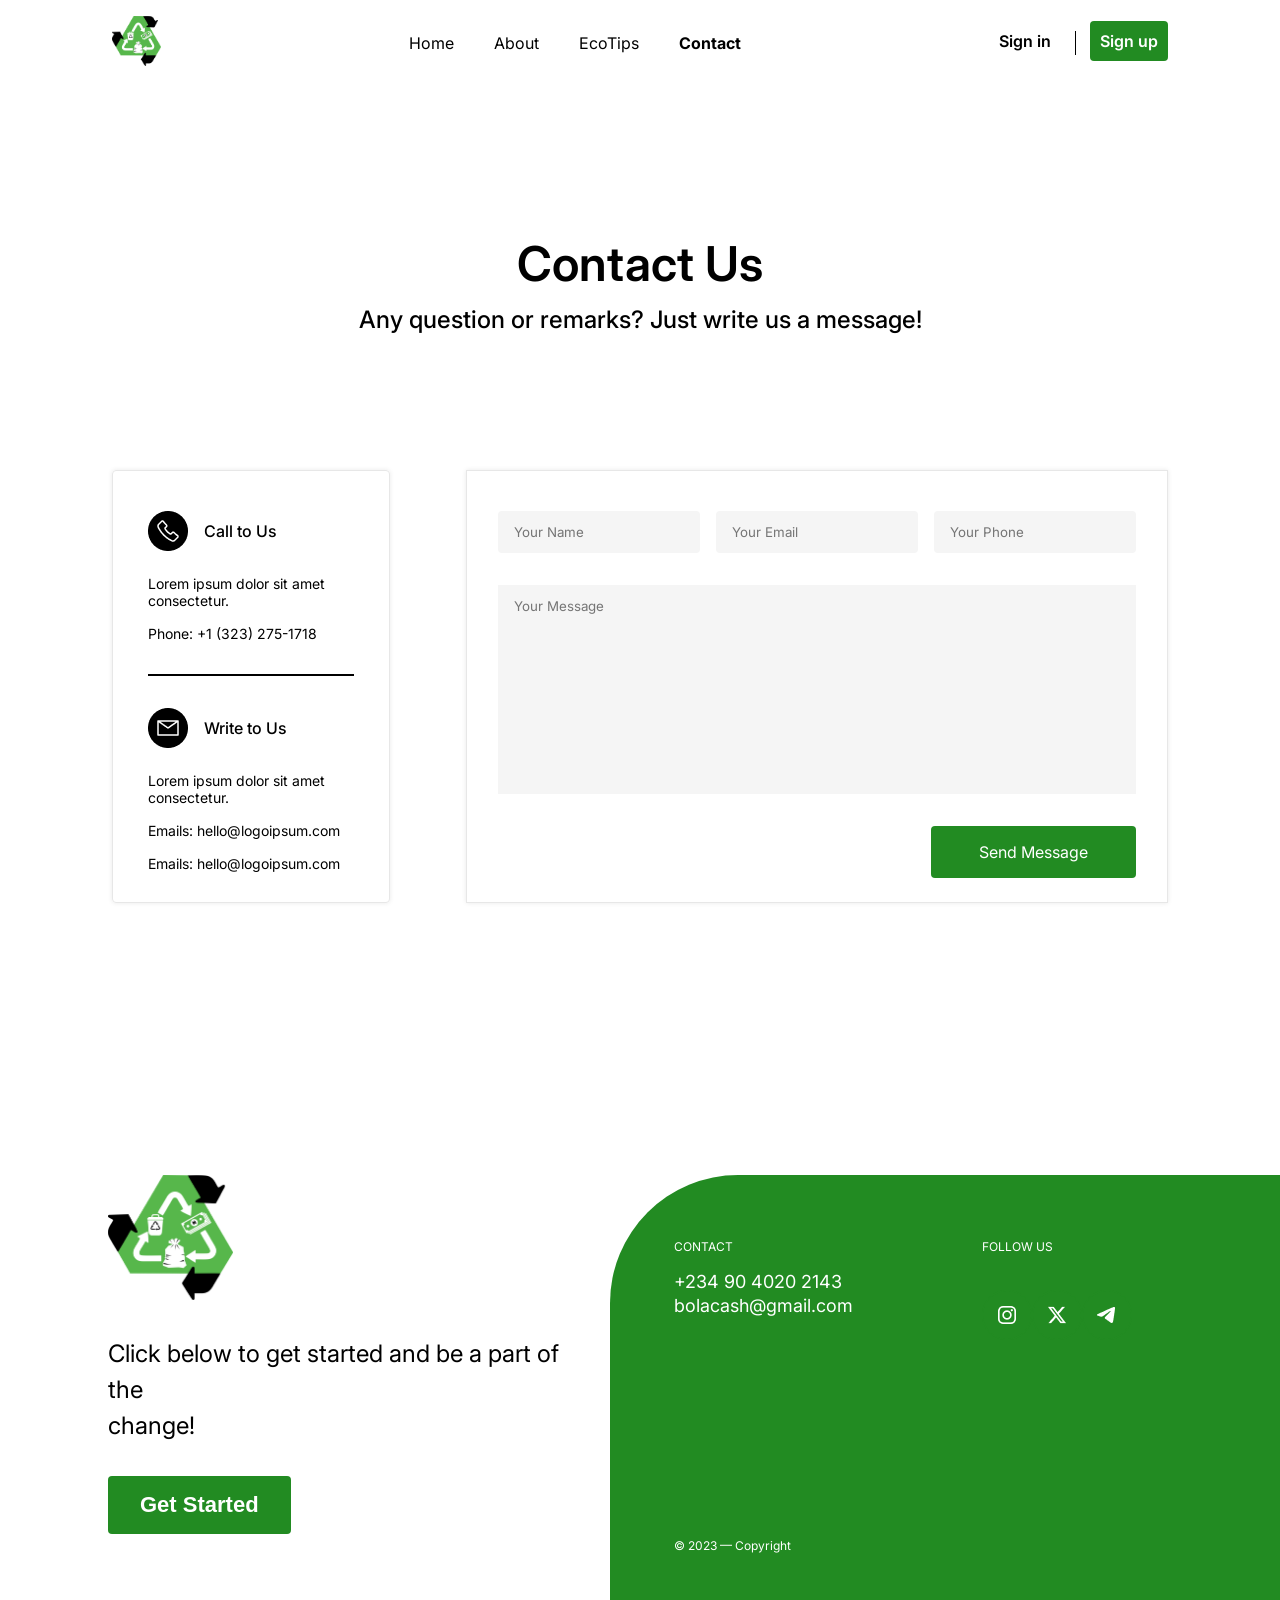
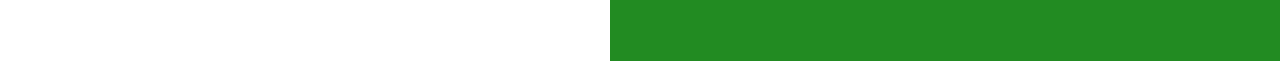
<file: contact.html>
<!DOCTYPE html>
<html lang="en">
<head>
    <meta charset="UTF-8">
    <meta name="viewport" content="width=device-width, initial-scale=1.0">
    <title>Contact Us</title>
    <link rel="stylesheet" href="styles/home.css">
    <link rel="stylesheet" href="styles/contact.css">
    <link rel="shortcut icon" href="images/e614fa6c1b7bd4b69a82136791aeb88bf0f6a3f3.png" type="image/x-icon">
    <link rel="preconnect" href="https://fonts.googleapis.com">
    <link rel="preconnect" href="https://fonts.gstatic.com" crossorigin>
    <link href="https://fonts.googleapis.com/css2?family=Inter:ital,opsz,wght@0,14..32,100..900;1,14..32,100..900&display=swap" rel="stylesheet">
</head>
<body>
    <header>
        <nav class="mobile-nav">
            <div>
                <img src="images/e614fa6c1b7bd4b69a82136791aeb88bf0f6a3f3.png" alt="">
            </div>
            <div class="hamburger">
                <div class="ham-line"></div>
                <div class="ham-line"></div>
                <div class="ham-line"></div>
            </div>
        </nav>
        <nav class="navbar">
            <div>
                <img class="logo" src="images/e614fa6c1b7bd4b69a82136791aeb88bf0f6a3f3.png" alt="logo">
            </div>
            <div>
                <ul class="navigation">
                    <li><a class="home" href="index.html">Home</a></li>
					<li><a class="about" href="about.html">About</a></li>
					<li><a class="eco" href="eco.html">EcoTips</a></li>
					<li><a class="contact" href="contact.html">Contact</a></li>
                </ul>
            </div>
            <div>
               <a class="sign-in-btn" href="sign-in.html">
                    Sign in
                </a>
                <div class="seperator"></div>
                <a class="sign-up-btn" href="sign-up.html">
                    Sign up
                </a>
            </div>
        </nav>
    </header>
    <main>
        <section>
            <h1>Contact Us</h1>
            <p>Any question or remarks? Just write us a message!</p>
            <div class="container">
                <div class="left-container">
                    <div class="call">
                        <img src="images/icons-phone.png" alt="">
                        <h3>Call to Us</h3>
                    </div>
                    <div class="call-text">
                        <p class="text">Lorem ipsum dolor sit amet consectetur.</p>
                        <p class="phone">
                            Phone: <a href="">+1 (323) 275-1718</a>
                        </p>
                    </div>
                    
                    <div class="seperator-1"></div>

                    <div class="write">
                        <img src="images/icons-mail.png" alt="">
                        <h3>Write to Us</h3>
                    </div>
                    <div class="write-text">
                        <p class="text">Lorem ipsum dolor sit amet consectetur.</p>
                        <p class="email-1">
                            Emails: <a href=""> hello@logoipsum.com</a>
                        </p>
                        <p class="email-2">
                            Emails: <a href=""> hello@logoipsum.com</a>
                        </p>
                    </div>
                </div>
                <div class="right-container">
                    <form action="">
                        <div class="details">
                            <input type="text" placeholder="Your Name">
                            <input type="email" placeholder="Your Email">
                            <input type="tel" placeholder="Your Phone">
                        </div>
                        <textarea name="message" id="" placeholder="Your Message"></textarea>
                        <div class="button">
                            <a class="btn" href="contact-2.html">
                                Send Message
                            </a>
                        </div>
                    </form>
                </div>
            </div>
        </section>
    </main>
    <footer class="desk-footer">
        <div class="footer-main">
            <div class="footer-left">
                <img src="images/e614fa6c1b7bd4b69a82136791aeb88bf0f6a3f3.png" alt="">
                <p>
                    Click below to get started and be a part of the <br>change!
                </p>
                <button>Get Started</button>
            </div>
            <div class="footer-right">
                <div class="footer-right-main">
                    <div class="footer-right-left">
                        <p>CONTACT</p>
                        <a href="">+234 90 4020 2143</a>
                        <a href="">bolacash@gmail.com</a>
                    </div>
                    <div class="footer-right-right">
                        <P>FOLLOW US</P>
                        <div class="footer-right-images">
                            <a href="https://www.instagram.com/">
                                <img src="images/item.png" alt="">
                            </a>
                            <a href="https://x.com/">
                                <img src="images/item-1.png" alt="">
                            </a>
                            <a href="https://web.telegram.org/">
                                <img src="images/item-2.png" alt="">
                            </a>
                        </div>
                    </div>  
                </div>
                <p class="bottom">&#169; 2023 &#8212; Copyright</p>
            </div>
        </div>
    </footer>
    <footer class="mobile-footer">
        <div class="mobile-footer-main">
            <div class="footer-top">
                <img src="images/e614fa6c1b7bd4b69a82136791aeb88bf0f6a3f3.png" alt="">
                <p>
                    Ready to make a difference? Join our community of eco-warriors and start 
                    recycling with ease! Together, we can create a greener, cleaner future for 
                    generations to come. Click below to get started and be a part of the change!
                </p>
                <button>Explore</button>
            </div>
            <div class="footer-bottom">
                <div class="footer-bottom-main">
                    <div class="footer-bottom-top">
                        <p>CONTACT</p>
                        <a href="">+234 90 4020 2143</a>
                        <a href="">bolacash@gmail.com</a>
                    </div>
                    <div class="footer-bottom-down">
                        <P>FOLLOW US</P>
                        <div class="footer-bottom-images">
                            <a href="">
                                <img src="images/item-3.png" alt="">
                            </a>
                            <a href="">
                                <img src="images/item-4.png" alt="">
                            </a>
                            <a href="">
                                <img src="images/item-5.png" alt="">
                            </a>
                        </div>
                    </div>
                    <p class="bottom">&#169; 2023 &#8212; Copyright</p>
                </div>
            </div>
        </div>
    </footer>

</body>
</html>
</file>
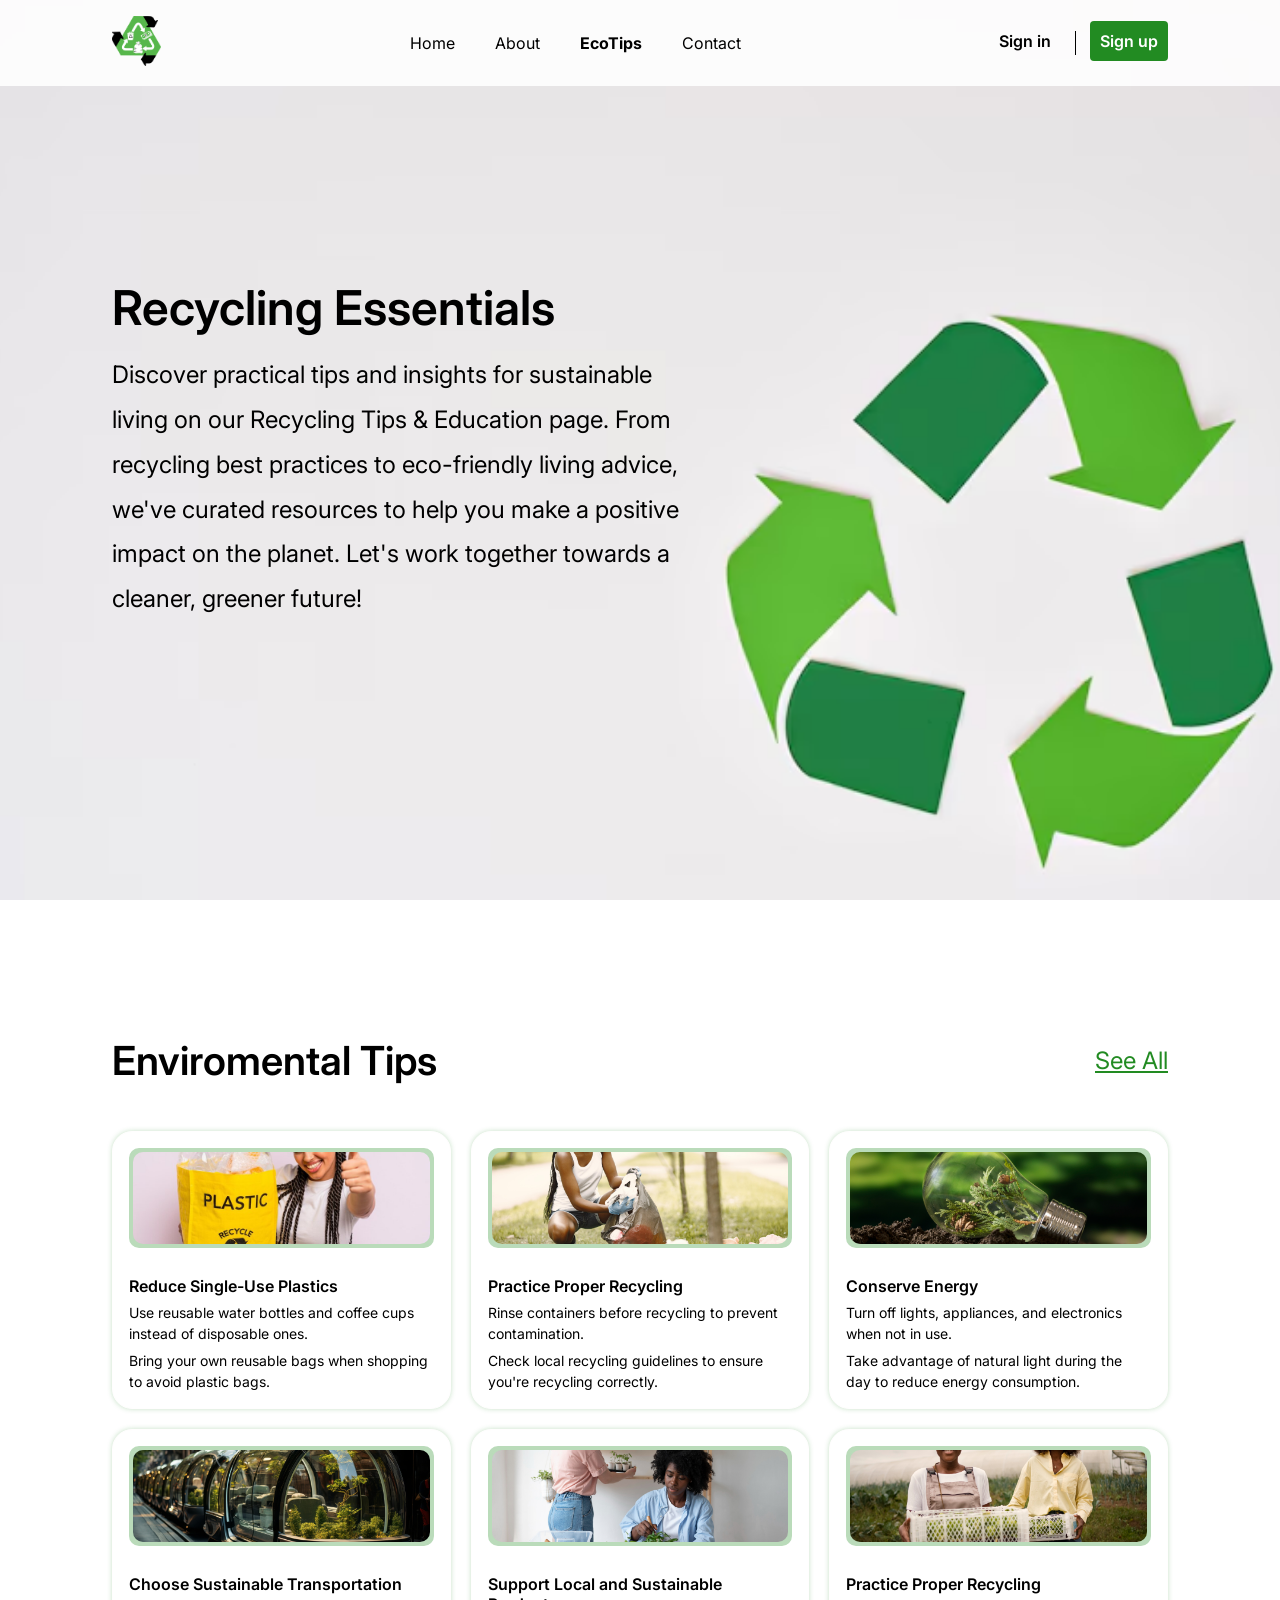
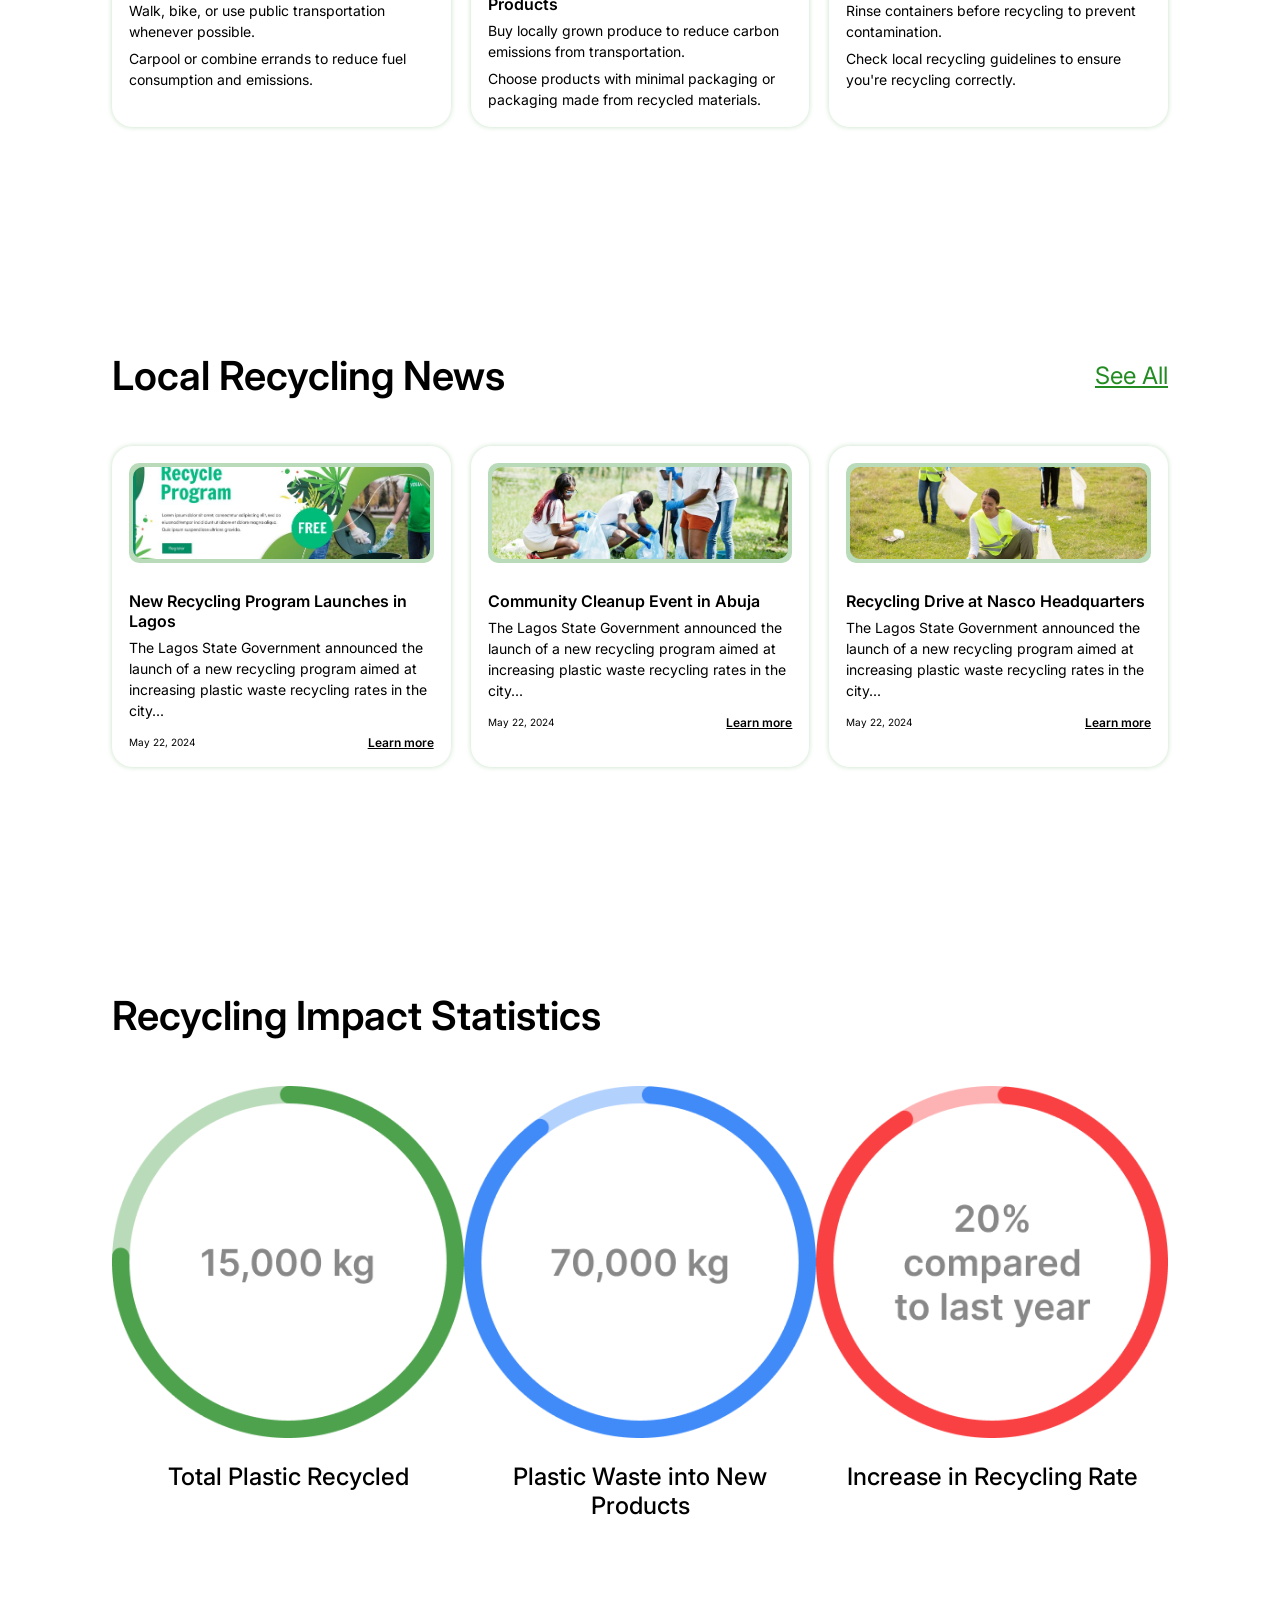
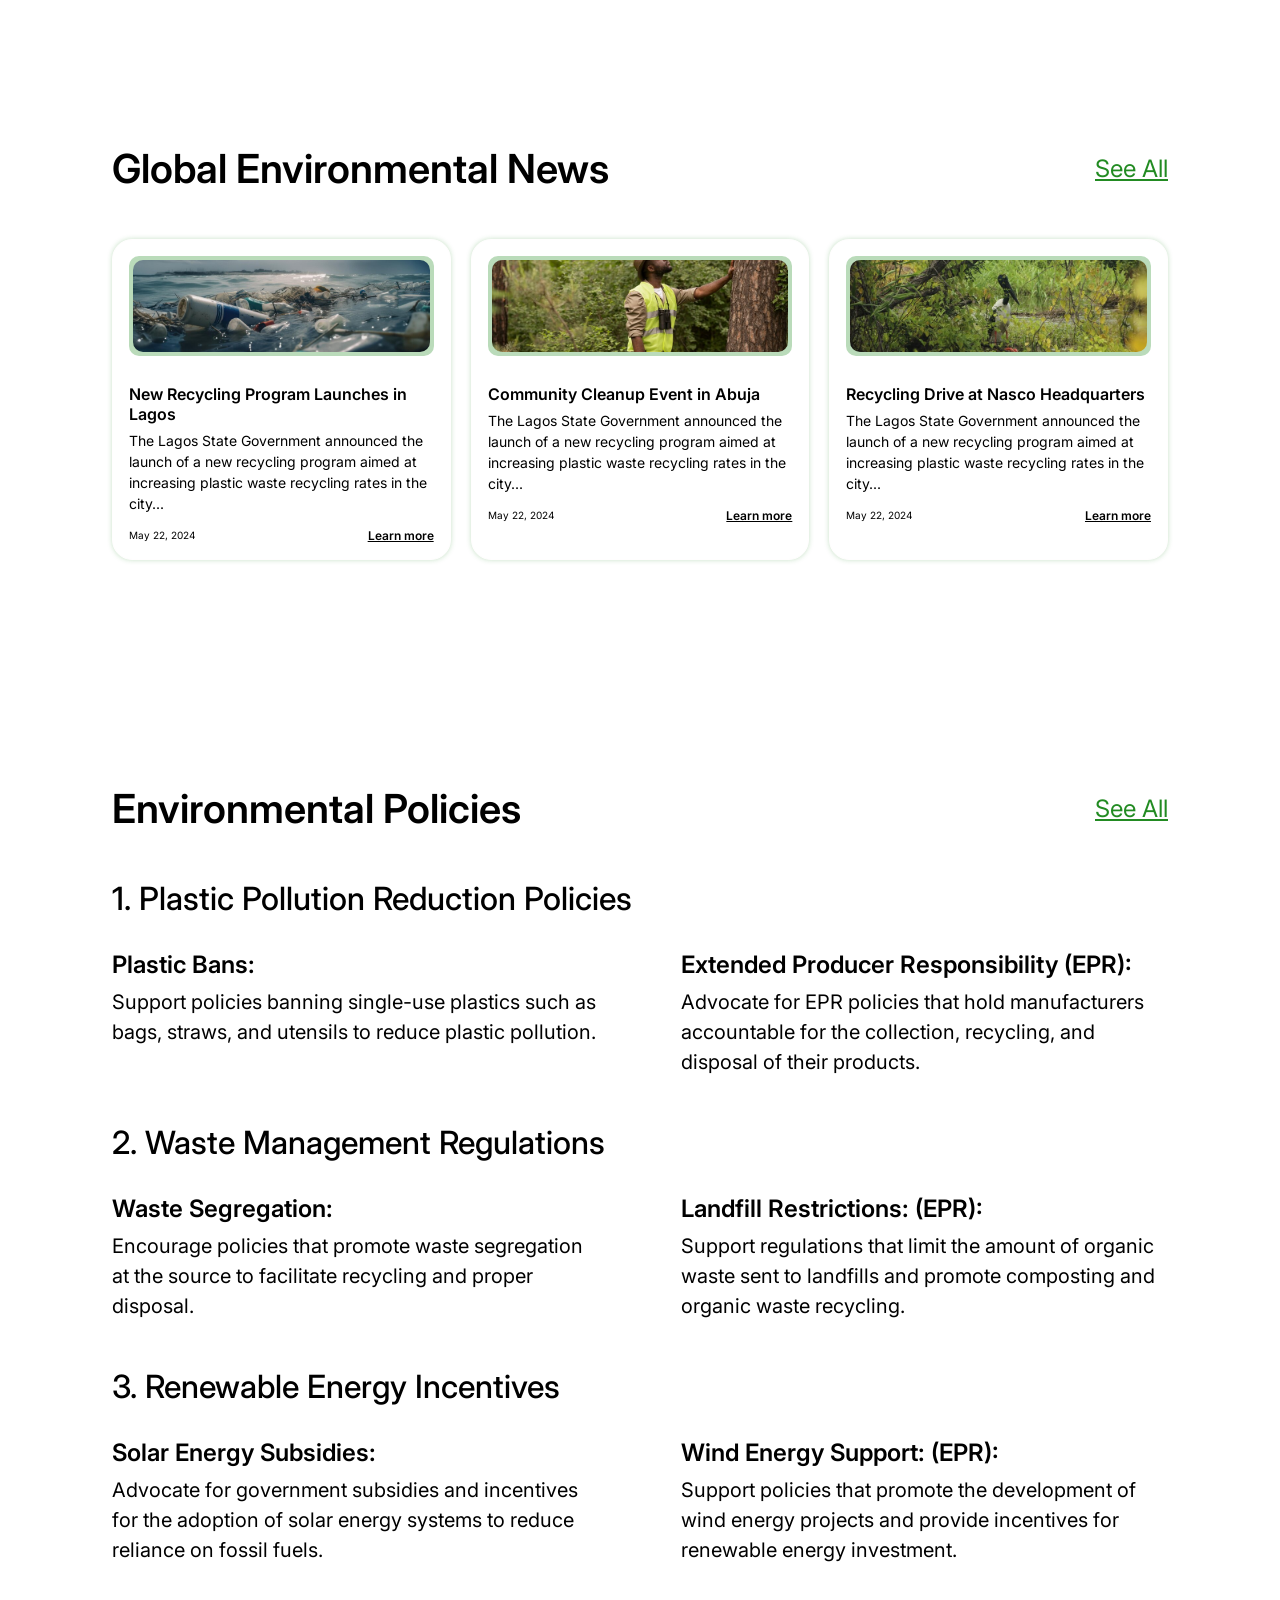
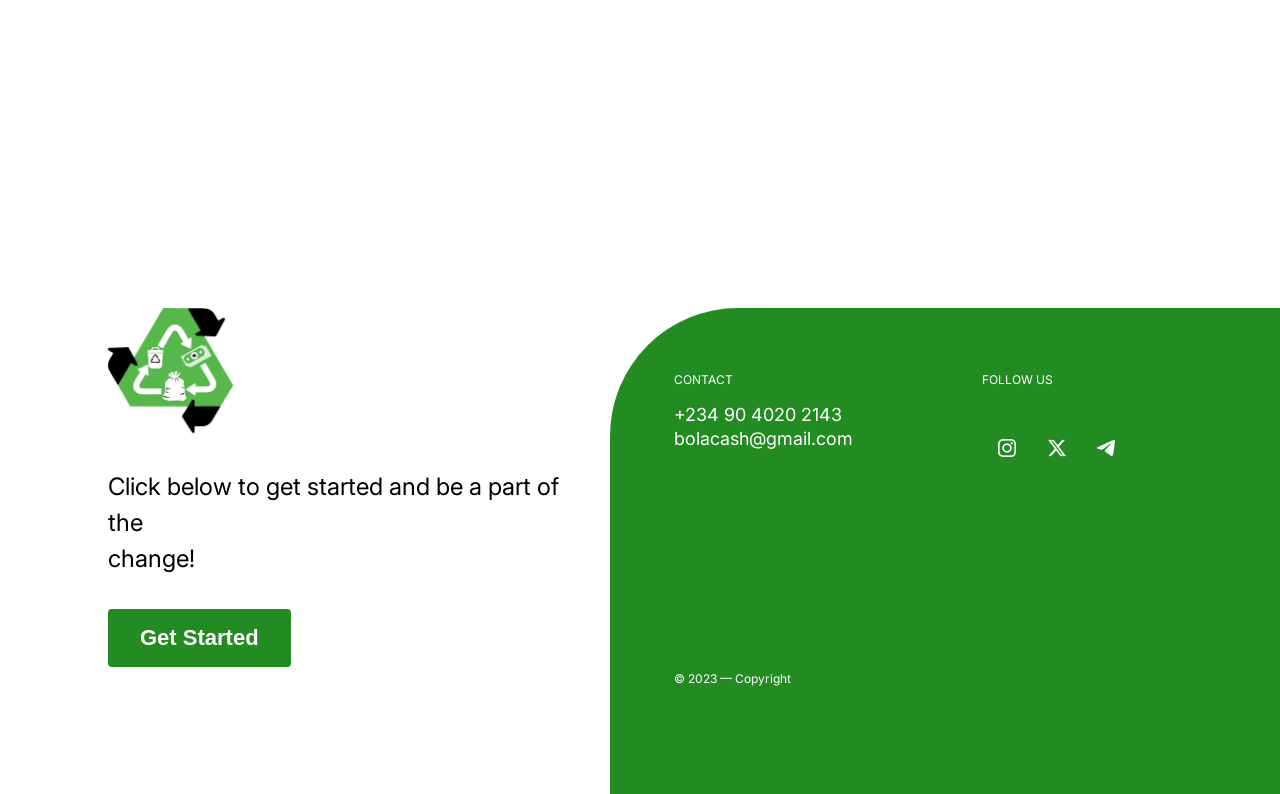
<file: eco.html>
<!DOCTYPE html>
<html lang="en">
<head>
	<meta charset="UTF-8">
	<meta name="viewport" content="width=device-width, initial-scale=1.0">
	<title>EcoTips</title>
	<link rel="stylesheet" href="styles/home.css">
	<link rel="stylesheet" href="styles/eco.css">
	<link rel="shortcut icon" href="images/e614fa6c1b7bd4b69a82136791aeb88bf0f6a3f3.png" type="image/x-icon">
	<link rel="preconnect" href="https://fonts.googleapis.com">
	<link rel="preconnect" href="https://fonts.gstatic.com" crossorigin>
	<link href="https://fonts.googleapis.com/css2?family=Inter:ital,opsz,wght@0,14..32,100..900;1,14..32,100..900&display=swap" rel="stylesheet">
</head>
<body>
	<header>
		<nav class="mobile-nav">
			<div>
				<img src="images/e614fa6c1b7bd4b69a82136791aeb88bf0f6a3f3.png" alt="">
			</div>
			<div class="hamburger">
				<div class="ham-line"></div>
				<div class="ham-line"></div>
				<div class="ham-line"></div>
			</div>
		</nav>
		<nav class="navbar">
			<div>
				<img class="logo" src="images/e614fa6c1b7bd4b69a82136791aeb88bf0f6a3f3.png" alt="logo">
			</div>
			<div>
				<ul class="navigation">
					<li><a class="home" href="index.html">Home</a></li>
					<li><a class="about" href="about.html">About</a></li>
					<li><a class="eco" href="eco.html">EcoTips</a></li>
					<li><a class="contact" href="contact.html">Contact</a></li>
				</ul>
			</div>
			<div>
				<a class="sign-in-btn" href="sign-in.html">
					Sign in
				</a>
				<div class="seperator"></div>
				<a class="sign-up-btn" href="sign-up.html">
					Sign up
				</a>
			</div>
		</nav>
	</header>
	<main>
		<section class="hero-section">
			<div class="hero-text">
				<h1>Recycling Essentials</h1>
				<p>
					Discover practical tips and insights for sustainable living on our 
					Recycling Tips & Education page. From recycling best practices to eco-friendly living advice, 
				we've curated resources to help you make a positive impact on the planet. Let's work together 
					towards a cleaner, greener future!
				</p>
				<div class="recycle">
					<img src="images/eco/recycle.png" alt="">
				</div>
			</div>
		</section>

		<section class="sec-1">
			<div class="sec-1-head">
				<h2>Enviromental Tips</h2>
				<a href="">See All</a>
			</div>
			<div class="sec-1-grid">
				<div class="sec-1-cont">
					<div class="img-con">
						<img src="images/eco/1.png" alt="">
					</div>
					<h3>Reduce Single-Use Plastics</h3>
					<p class="p1">Use reusable water bottles and coffee cups instead of disposable ones.</p>
					<p>Bring your own reusable bags when shopping to avoid plastic bags.</p>
				</div>
				<div class="sec-1-cont">
					<div class="img-con">
						<img src="images/eco/2.png" alt="">
					</div>
					<h3>Practice Proper Recycling</h3>
					<p class="p1">Rinse containers before recycling to prevent contamination.</p>
					<p>Check local recycling guidelines to ensure you're recycling correctly.</p>
				</div>
				<div class="sec-1-cont">
					<div class="img-con">
						<img src="images/eco/3.png" alt="">
					</div>
					<h3>Conserve Energy</h3>
					<p class="p1">Turn off lights, appliances, and electronics when not in use.</p>
					<p>Take advantage of natural light during the day to reduce energy consumption.</p>
				</div>
				<div class="sec-1-cont">
					<div class="img-con">
						<img src="images/eco/4.png" alt="">
					</div>
					<h3>Choose Sustainable Transportation</h3>
					<p class="p1">Walk, bike, or use public transportation whenever possible.</p>
					<p>Carpool or combine errands to reduce fuel consumption and emissions.</p>
				</div>
				<div class="sec-1-cont">
					<div class="img-con">
						<img src="images/eco/5.png" alt="">
					</div>
					<h3>Support Local and Sustainable Products</h3>
					<p class="p1">Buy locally grown produce to reduce carbon emissions from transportation.</p>
					<p>Choose products with minimal packaging or packaging made from recycled materials.</p>
				</div>
				<div class="sec-1-cont">
					<div class="img-con">
						<img src="images/eco/6.png" alt="">
					</div>
					<h3>Practice Proper Recycling</h3>
					<p class="p1">Rinse containers before recycling to prevent contamination.</p>
					<p>Check local recycling guidelines to ensure you're recycling correctly.</p>
				</div>
			</div>
		</section>

		<section class="sec-2">
			<div class="sec-2-head">
				<h2>Local Recycling News</h2>
				<a href="">See All</a>
			</div>
			<div class="sec-2-grid">
				<div class="sec-2-cont">
					<div class="img-con">
						<img src="images/eco/7.png" alt="">
					</div>
					<h3>New Recycling Program Launches in Lagos</h3>
					<p>The Lagos State Government announced the launch of a new recycling program aimed at increasing plastic waste recycling rates in the city...</p>
					<div class="cont-bot">
						<p>May 22, 2024</p>
						<a href="">Learn more</a>
					</div>
				</div>
				<div class="sec-2-cont">
					<div class="img-con">
						<img src="images/eco/8.png" alt="">
					</div>
					<h3>Community Cleanup Event in Abuja</h3>
					<p>The Lagos State Government announced the launch of a new recycling program aimed at increasing plastic waste recycling rates in the city...</p>
					<div class="cont-bot">
						<p>May 22, 2024</p>
						<a href="">Learn more</a>
					</div>
				</div>
				<div class="sec-2-cont">
					<div class="img-con">
						<img src="images/eco/9.png" alt="">
					</div>
					<h3>Recycling Drive at Nasco Headquarters</h3>
					<p>The Lagos State Government announced the launch of a new recycling program aimed at increasing plastic waste recycling rates in the city...</p>
					<div class="cont-bot">
						<p>May 22, 2024</p>
						<a href="">Learn more</a>
					</div>
				</div>
			</div>
		</section>

		<section class="sec-3">
			<h2>Recycling Impact Statistics</h2>
			<div class="sec-3-cont">
				<div class="sec-3-img-con">
					<div class="con-sz">
						<img src="images/eco/Frame 1000012845.png" alt="">
					</div>
					<p> Total Plastic Recycled</p>
				</div>
				<div class="sec-3-img-con">
					<div class="con-sz">
						<img src="images/eco/Frame 1000012845-1.png" alt="">
					</div>
					<p>Plastic Waste into New Products</p>
				</div>
				<div class="sec-3-img-con">
					<div class="con-sz">
						<img src="images/eco/Frame 1000012845-2.png" alt="">
					</div>
					<p>Increase in Recycling Rate</p>
				</div>
			</div>
		</section>

		<section class="sec-4">
			<div class="sec-4-head">
				<h2>Global Environmental News</h2>
				<a href="">See All</a>
			</div>
			<div class="sec-4-grid">
				<div class="sec-4-cont">
					<div class="img-con">
						<img src="images/eco/10.png" alt="">
					</div>
					<h3>New Recycling Program Launches in Lagos</h3>
					<p>The Lagos State Government announced the launch of a new recycling program aimed at increasing plastic waste recycling rates in the city...</p>
					<div class="cont-bot">
						<p>May 22, 2024</p>
						<a href="">Learn more</a>
					</div>
				</div>
				<div class="sec-4-cont">
					<div class="img-con">
						<img src="images/eco/11.png" alt="">
					</div>
					<h3>Community Cleanup Event in Abuja</h3>
					<p>The Lagos State Government announced the launch of a new recycling program aimed at increasing plastic waste recycling rates in the city...</p>
					<div class="cont-bot">
						<p>May 22, 2024</p>
						<a href="">Learn more</a>
					</div>
				</div>
				<div class="sec-4-cont">
					<div class="img-con">
						<img src="images/eco/12.png" alt="">
					</div>
					<h3>Recycling Drive at Nasco Headquarters</h3>
					<p>The Lagos State Government announced the launch of a new recycling program aimed at increasing plastic waste recycling rates in the city...</p>
					<div class="cont-bot">
						<p>May 22, 2024</p>
						<a href="">Learn more</a>
					</div>
				</div>
			</div>

		</section>

		<section class="sec-5">
			<div class="sec-5-head">
				<h2>Environmental Policies</h2>
				<a href="">See All</a>
			</div>
			<div class="sec-5-cont">
				<div>
					<h2>1. Plastic Pollution Reduction Policies</h2>
					<div class="sec-5-grid">
						<div>
							<h2>Plastic Bans:</h2>
							<p>Support policies banning single-use plastics such as bags, straws, and utensils to reduce plastic pollution.</p>
						</div>
						<div>
							<h2>Extended Producer Responsibility (EPR):</h2>
							<p>Advocate for EPR policies that hold manufacturers accountable for the collection, recycling, and disposal of their products.</p>
						</div>
					</div>
				</div>
				<div>
					<h2>2. Waste Management Regulations</h2>
					<div class="sec-5-grid">
						<div>
							<h2>Waste Segregation:</h2>
							<p>Encourage policies that promote waste segregation at the source to facilitate recycling and proper disposal.</p>
						</div>
						<div>
							<h2>Landfill Restrictions: (EPR):</h2>
							<p>Support regulations that limit the amount of organic waste sent to landfills and promote composting and organic waste recycling.</p>
						</div>
					</div>
				</div>
				<div>
					<h2>3. Renewable Energy Incentives</h2>
					<div class="sec-5-grid">
						<div>
							<h2>Solar Energy Subsidies:</h2>
							<p>Advocate for government subsidies and incentives for the adoption of solar energy systems to reduce reliance on fossil fuels.</p>
						</div>
						<div>
							<h2>Wind Energy Support: (EPR):</h2>
							<p>Support policies that promote the development of wind energy projects and provide incentives for renewable energy investment.</p>
						</div>
					</div>
				</div>
			</div>
		</section>

	</main>
	<footer class="desk-footer">
		<div class="footer-main">
			<div class="footer-left">
				<img src="images/e614fa6c1b7bd4b69a82136791aeb88bf0f6a3f3.png" alt="">
				<p>
					Click below to get started and be a part of the <br>change!
				</p>
				<button>Get Started</button>
			</div>
			<div class="footer-right">
				<div class="footer-right-main">
					<div class="footer-right-left">
						<p>CONTACT</p>
						<a href="">+234 90 4020 2143</a>
						<a href="">bolacash@gmail.com</a>
					</div>
					<div class="footer-right-right">
						<P>FOLLOW US</P>
						<div class="footer-right-images">
							<a href="https://www.instagram.com/">
								<img src="images/item.png" alt="">
							</a>
							<a href="https://x.com/">
								<img src="images/item-1.png" alt="">
							</a>
							<a href="https://web.telegram.org/">
								<img src="images/item-2.png" alt="">
							</a>
						</div>
					</div>  
				</div>
				<p class="bottom">&#169; 2023 &#8212; Copyright</p>
			</div>
		</div>
	</footer>
	<footer class="mobile-footer">
		<div class="mobile-footer-main">
			<div class="footer-top">
				<img src="images/e614fa6c1b7bd4b69a82136791aeb88bf0f6a3f3.png" alt="">
				<p>
					Ready to make a difference? Join our community of eco-warriors and start 
					recycling with ease! Together, we can create a greener, cleaner future for 
					generations to come. Click below to get started and be a part of the change!
				</p>
				<button>Explore</button>
			</div>
			<div class="footer-bottom">
				<div class="footer-bottom-main">
					<div class="footer-bottom-top">
						<p>CONTACT</p>
						<a href="">+234 90 4020 2143</a>
						<a href="">bolacash@gmail.com</a>
					</div>
					<div class="footer-bottom-down">
						<P>FOLLOW US</P>
						<div class="footer-bottom-images">
							<a href="">
								<img src="images/item-3.png" alt="">
							</a>
							<a href="">
								<img src="images/item-4.png" alt="">
							</a>
							<a href="">
								<img src="images/item-5.png" alt="">
							</a>
						</div>
					</div>
					<p class="bottom">&#169; 2023 &#8212; Copyright</p>
				</div>
			</div>
		</div>
	</footer>

</body>
</html>
</file>
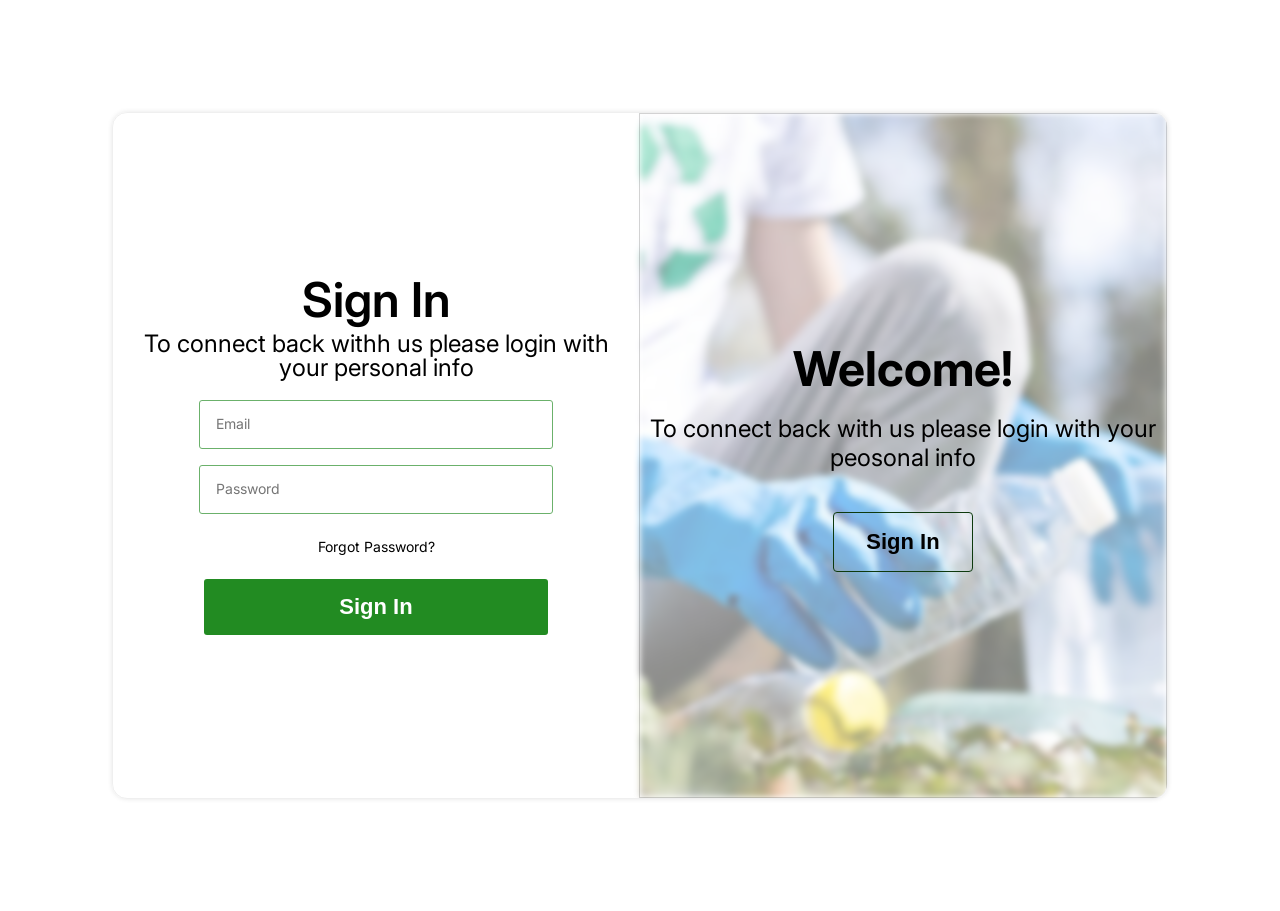
<file: sign-in.html>
<!DOCTYPE html>
<html lang="en">
<head>
  <meta charset="UTF-8">
  <meta name="viewport" content="width=device-width, initial-scale=1.0">
  <title>Sign In</title>
  <link rel="stylesheet" href="styles/sign-in.css">
  <link rel="shortcut icon" href="images/e614fa6c1b7bd4b69a82136791aeb88bf0f6a3f3.png" type="image/x-icon">
  <link rel="preconnect" href="https://fonts.googleapis.com">
  <link rel="preconnect" href="https://fonts.gstatic.com" crossorigin>
  <link href="https://fonts.googleapis.com/css2?family=Inter:ital,opsz,wght@0,14..32,100..900;1,14..32,100..900&display=swap" rel="stylesheet">
</head>
<body>
  <div class="body">
    <div class="sign-in-page">
      <div class="left">
        <div class="left-text">
          <h1>
            Welcome!
          </h1>
          <p>
            To connect back with us please login with your <br> peosonal info
          </p>
          <button>
            <a href="sign-in.html">Sign In</a>
          </button>
        </div>
      </div>
      <div class="right">
        <div class="right-text">
          <h1>Sign In</h1>
          <p>To connect back withh us please login with <br> your personal info</p>
        </div>
        <form>
            <input type="email" placeholder="Email">
            <input type="password" placeholder="Password">
          </form>
        <a href="">
          Forgot Password?
        </a>
        <button>
          Sign In
        </button>
      </div>
    </div>
  </div>  
</body>
</html>
</file>
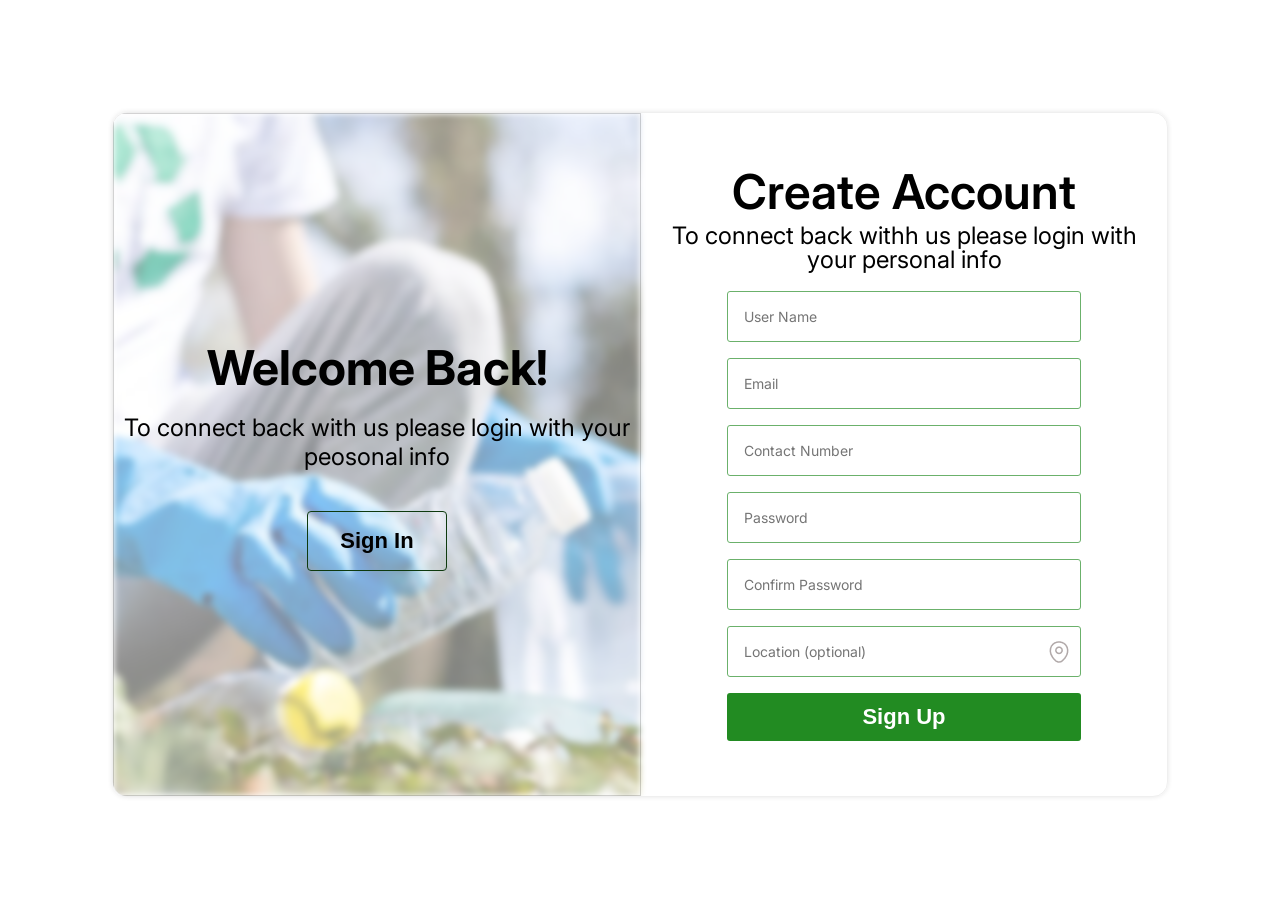
<file: sign-up.html>
<!DOCTYPE html>
<html lang="en">
<head>
  <meta charset="UTF-8">
  <meta name="viewport" content="width=device-width, initial-scale=1.0">
  <title>sign-up</title>
  <link rel="stylesheet" href="styles/sign-up.css">
  <link rel="shortcut icon" href="images/e614fa6c1b7bd4b69a82136791aeb88bf0f6a3f3.png" type="image/x-icon">
  <link rel="preconnect" href="https://fonts.googleapis.com">
  <link rel="preconnect" href="https://fonts.gstatic.com" crossorigin>
  <link href="https://fonts.googleapis.com/css2?family=Inter:ital,opsz,wght@0,14..32,100..900;1,14..32,100..900&display=swap" rel="stylesheet">
  <link rel="stylesheet" href="https://cdnjs.cloudflare.com/ajax/libs/font-awesome/6.5.0/css/all.min.css">
</head>
<body>
  <div class="body">
    <div class="sign-up-page">
      <div class="left">
        <div class="left-text">
          <h1>
            Welcome Back!
          </h1>
          <p>
            To connect back with us please login with your <br> peosonal info
          </p>
          <button>
            <a href="sign-in.html">Sign In</a>
          </button>
        </div>
      </div>
      <div class="right">
        <div>
          <h1>Create Account</h1>
        </div>
        <div>
          <p>To connect back withh us please login with <br> your personal info</p>
        </div>
        <form>
          <input type="text" placeholder="User Name">
          <input type="email" placeholder="Email">
          <input type="tel" placeholder="Contact Number">
          <input type="password" placeholder="Password">
          <input type="password" placeholder="Confirm Password">
          <div class="location-field">
            <input type="text" placeholder="Location (optional)">
            <!-- <div> -->
              <img class="location-icon" src="images/location.png" alt="">
            <!-- </div> -->
          </div>
        </form>
        <button>
          Sign Up
        </button>
      </div>
    </div>
  </div>

</body>
</html>
</file>
<file: styles/home.css>
*{
  margin: 0;
  padding: 0;
}

.home{
  font-weight: bold;
}


body{
  font-family: Inter;
}

a{
  text-decoration: none;
  color: black;
}

h1{
  font-size: 48px;
}

.mobile-nav{
  display: none;
}

.navbar{
  position: fixed;
  top: 0;
  left: 0;
  right: 0;
  display: flex;
  padding: 16px 112px;
  justify-content: space-between;
  align-items: center;
  background-color: rgba(255, 255, 255, 0.87);
  z-index: 1;
}

.logo{
  height: 50px;
}
.navigation{
  display: flex;
  list-style: none;
  gap: 2.5rem;
}

.navigation a{
  font-family: inter;
  font-size: 16px;
  transition: .15s ease;
}

.navigation a:hover{
  cursor: pointer;
  font-size: 18px;
}

.sign-in-btn{
  padding: 10px;
  background-color: transparent;
  border: none;
  font-size: 16px;
  font-weight: 600;
}

.seperator{
  vertical-align: middle;
  display: inline-block;
  width: 1px;
  height: 24px;
  background-color: black;
  margin: 0 10px;
}

.sign-up-btn{
  padding: 10px;
  background-color: rgba(34, 139, 34, 1);
  border: none;
  border-radius: 4px;
  color: white;
  font-size: 16px;
  font-weight: 600;
}

.sign-in-btn:hover, .sign-up-btn:hover{
  font-weight: 700;
  padding: 15px;
  transition: 0.15s ;
}

.section-1{
  height: 100vh;
  padding: 0 112px;
  padding-top: 253px;
}

.section-1-container {
  display: flex;
  gap: 57px ;
  height: fit-content;
}

.section-1-text{
  width: 587px;
  height: 50%;
}

.section-1-text h1{
  font-size: 48px;
  line-height: 150%;
  margin-bottom: 1rem;
}

.section-1-text p{
  font-size: 24px;
  line-height: 150%;
  margin-bottom: 46px;
  
}

.section-1-btn {
  padding: 16px 32px;
  background-color: rgba(34, 139, 34, 1);
  border: none;
  border-radius: 4px;
}
.section-1-btn a{
  color: white;
  font-weight: 600;
  font-size: 22px;  
}


.section-1-image-container{
  margin-top: 36px;
  /* width: 50%; */
  flex: 1;
  height: 459px;
}

.section-1 img{
  width: 100%;
  height: 100%;
}

.section-2{
  font-size: 40px;
  margin-bottom: 224px;
  padding: 0 112px;
}

.section-2 h1{
  text-align: center;
  margin-bottom: 1rem;
}

.section-2-text p{
  font-size: 20px;
  text-align: center;
  line-height: 150%;
  margin-bottom: 2.8rem;
}

.section-2 .grid {
  display: grid;
  grid-template-columns: 1fr 1fr 1fr;
  column-gap: 1rem;
}

.grid-box{
  display: flex;
  justify-content: center;
  align-items: center;
  flex-direction: column;
  border: 1px solid rgba(128, 128, 128, 0.219);
  border-radius: 15px;
  padding: 30px 23px 16px;
}

.grid-box img{
  height: 100px;
  width: 100px;
  margin-bottom: 2.5rem;
}

.grid-box h3{
  font-size: 1rem;
  margin-bottom: 1rem;
}

.grid-box p{
  font-size: 14px;
  line-height: 150%;
}

.section-3{
  margin-bottom: 224px;
  padding: 0 112px;
}

.section-3-container{
  display: flex;
  justify-content: space-between;
}

.section-3-text{
  width: 50%;
}

.section-3 h1{
  font-size: 40px;
  /* margin-bottom: 1rem; */
  margin-bottom: 1rem;
}

.section-3 p{
  font-size: 24px;
  line-height: 150%;
  margin-bottom: 2.6rem;
}

.section-3 button{
  padding: 16px 32px;
  color: white;
  background-color: rgba(34, 139, 34, 1);
  border: none;
  border-radius: 4px;
  font-size: 22px;
  font-weight: 600;
}

.section-4{
  margin-bottom: 224px;
  padding: 0 112px;
}

.section-4 h1{
  font-size: 40px;
  font-weight: 600;
  margin-bottom: 1rem;
}

.section-4 p{
  font-size: 20px;
  margin-bottom: 40px;
  line-height: 150%;
}

.section-4-middle{
  display: flex;
  margin-bottom: 46px;
  gap: 82px;
}

.section-4 h3{
  font-size: 24px;
  margin-bottom: 8px;
}

.section-4-middle-left{
  width: 50%;
}

.section-4-middle-left p{
  margin-bottom: 1rem;
}

.section-4-middle-right{
  width: 50%;
}

.section-4-middle-right img{
  width: 100%;
  height: 100%;
}

.section-4-down{
  display: flex;
  gap: 82px;
}

.section-4-down-left{
  width: 50%;
}

.section-4-down-left img{
  width: 100%;
  height: 100%;
}

.section-4-down-right{
  width: 50%;
}

.section-4-down-right p{
  margin-bottom: 1rem;
}

.section-5{
  margin-bottom: 286px;
}

.section-5-container{
  background-color: rgba(34, 139, 34, 1);
  padding: 56px 112px 24px;
}

.section-5-grid {
  display: grid;
  grid-template-columns: 1fr 1fr 1fr 1fr;
  column-gap: 24px;
}

.section-5-gridbox{
  border-top: 1px solid rgba(255, 255, 255, 0.507);
  padding: 56px 16px 56px 16px;
}

.section-5 h1, 
.section-5 h3,
.section-5 p{
  color: white;
}

.section-5 h1{
  font-size: 40px;
  font-weight: 600;
  margin-bottom: 56px;
}
.section-5 h3{
  font-size: 40px;
  font-weight: 600;
}

.section-5 p{
  font-size: 20px;
}

.desk-footer{
  padding: 64px 0 0 108px;
  height: 486px;
}

.footer-main {
  display: flex;
  height: 100%;
  gap: 44px;
}

.footer-left{
  width: 50%;
}

footer img{
  width: 125px;
  height: 125px;
  margin-bottom: 2rem;
}


.footer-left p{
  font-size: 24px;
  line-height: 150%;
  margin-bottom: 2rem;
}

.footer-left button{
  padding: 16px 32px;
  color: white;
  background-color: rgba(34, 139, 34, 1);
  border-radius: 4px;
  border: none;
  font-size: 22px;
  font-weight: 600;
}

.footer-right{
  background-color: rgba(34, 139, 34, 1);
  /* height: 100%; */
  width: 50%;
  border-top-left-radius: 128px;
  padding: 64px 148px 0 64px;
  color: white;
}

.footer-right-main{
  display: flex;
  justify-content: space-between;
  margin-bottom: 192px;
}

.footer-right-left{
  display: flex;
  flex-direction: column;

}

.footer-right p{
  margin-bottom: 1rem;
  font-size: 12px;
  color: #fff;
}

.footer-right a{
  color: white;
  line-height: 24px;
  font-size: 18px;
}

.footer-right-right{
  display: flex;
  flex-direction: column;
  gap: 20px;
}

.footer-right-images{
  display: flex;
}

.footer-right-right img{
  cursor: pointer;
  margin: 0;
  width: 50px;
  height: 50px;
}

.footer-right-right .bottom{
  display: block;
}

.mobile-footer{
  display: none;
}

@media (max-width: 1000px) {
  .navbar{
    display: none;
  }

  .mobile-nav{
    display: flex;
    position: fixed;
    top: 0;
    left: 0;
    right: 0;
    padding: 11px 24px;
    justify-content: space-between;
    align-items: center;
    background-color: rgba(255, 255, 255, 0.863);
    /* box-sizing: border-box; */
    z-index: 1;
  }

  .mobile-nav img{
    height: 30px;
  }

  .hamburger {
    display: flex;
    flex-direction: column;
    gap: 5px;
  }

  .ham-line{
    background-color: black;
    height: 2px;
    width: 20px;
    font: bold;
  }

  .body{
    padding-top: 70px;
  }

  .section-1{
    height: fit-content;
    padding: 0 24px;
    margin-bottom: 30px;
  }

  .section-1-container {
    display: flex;
    flex-direction: column;
    gap: 30px;
  }

  .section-1-text{
    width: 100%;
  }

  .section-1-text h1{
    font-size: 24px;
    line-height: 100%;
    margin-bottom: 12px;
  }

  .section-1-text p{
    font-size: 16px;
    line-height: 100%;
    margin-bottom: 1rem;
    text-align: start;
  }

  .section-1-btn {
    padding: 10px 20px;
    background-color: rgba(34, 139, 34, 1);
    border: none;
  }

  .section-1-btn a{
    font-size: 16px;  
  }

  .section-1-image-container{
    margin: 0;
    width: 100%;
  }

  .section-2{
    padding: 0 24px;
    margin-bottom: 30px;
  }

  .section-2 h1{
    font-size: 20px;
    text-align: start;
    margin-bottom: 5px;
  }

  .section-2 p{
    font-size: 16px;
    text-align: start;
    line-height: 100%;
    margin-bottom: 30px;
  }

  .section-2 .grid {
    grid-template-columns: 1fr;
    row-gap: 30px;
  }

  .grid-box img{
    height: 84px;
    width: 84px;
    margin-bottom: 20px;
  }

  .grid-box h3{
    font-size: 14px;
    font-weight: 600;
    margin-bottom: 6px;
  }

  .grid-box p{
    font-size: 12px;
    line-height: 100%;
  }

  .section-3{
    margin-bottom: 30px;
    padding: 0 24px;
  }

  .section-3-container{
    display: flex;
    flex-direction: column;
  }

  .section-3-text{
    width: 100%;
    margin-bottom: 30px;
  }

  .section-3 h1{
    font-size: 24px;
    margin-bottom: 12px;
  }

  .section-3 p{
    font-size: 16px;
    line-height: 100%;
    margin-bottom: 12px;
  }

  .section-3 button{
    padding: 10px 20px;
    font-size: 16px;
  }

  .section-3 img{
    width: 100%;
  }

  .section-4{
    margin-bottom: 30px;
    padding: 0 24px;
  }

  .section-4 h1{
    font-size: 24px;
    font-weight: 600;
    margin-bottom: 8px;
  }

  .section-4 p{
    font-size: 16px;
    margin-bottom: 30px;
    line-height: 100%;
  }

  .section-4-middle{
    display: flex;
    flex-direction: column;
    margin-bottom: 30px;
    gap: 30px;
  }

  .section-4 h3{
    font-size: 24px;
    font-weight: 600;
    margin-bottom: 8px;
  }

  .section-4-middle-left{
    width: 100%;
  }

  .section-4-middle-left p{
    margin-bottom: 30px;
  }

  .section-4-middle-right{
    width: 100%;
  }

  .section-4-down{
    display: flex;
    flex-direction: column-reverse;
    gap: 0;
  }

  .section-4-down-left{
    width: 100%;
  }

  .section-4-down-right{
    width: 100%;
  }

  .section-4-down-right p{
    margin-bottom: 30px;
  }

  .section-5{
    margin-bottom: 30px;
  }

  .section-5-container{
    background-color: rgba(34, 139, 34, 1);
    padding: 12px 25px;
  }

  .section-5-grid {
    display: grid;
    grid-template-columns: 1fr;
    /* column-gap: 24px; */
  }

  .section-5-gridbox{
    border-top: 1px solid rgba(255, 255, 255, 0.507);
    padding: 12px 4px 15px 4px;
  }

  .section-5 h1, 
  .section-5 p{
    color: white;
  }

  .section-5 h1{
    font-size: 24px;
    font-weight: 600;
    margin-bottom: 12px;
  }

  .section-5 h3{
    font-size: 16px;
    font-weight: 600;
    margin-bottom: 5px;
  }

  .section-5 p{
    font-size: 16px;
  }
    
  .desk-footer{
    display: none;
  }

  .mobile-footer{
    display: block;
  }

  .mobile-footer-main{
    display: flex;
    flex-direction: column;
    gap: 30px;
  } 

  .footer-top{
    padding: 0 24px;
  }
  .footer-top img{
    height: 50px;
    width: 50px;
    margin-bottom: 12px;
  }

  .footer-top p{
    font-size: 16px;
    margin-bottom: 12px;
    line-height: 100%;
  }

  .footer-top button{
    padding: 16px 32px;
    color: white;
    background-color: rgba(34, 139, 34, 1);
    border-radius: 4px;
    border: none;
    font-size: 16px;
    font-weight: 600;
  }

  .footer-bottom{
    display: flex;
    flex-direction: column;
    border: 1px solid rgba(34, 139, 34, 1);
    background-color: transparent;
    /* height: 100%; */
    border-top-left-radius: 128px;
    padding: 64px 0 30px 64px;
  }
  

  .footer-bottom-main{
    display: flex;
    flex-direction: column;
    gap: 60px;
  }

  .footer-bottom-top{
    display: flex;
    flex-direction: column;
  }

  .footer-bottom p{
    margin-bottom: 10px;
    font-size: 10px;
    color: rgba(177, 169, 169, 1);
  }

  .footer-bottom a{
    line-height: 24px;
    font-size: 16px;
    font-weight: 500;
  }

  .footer-bottom-down{
    display: flex;
    flex-direction: column;
  }

  .footer-bottom-images{
    display: flex;
    gap: 5px;
  }

  .footer-bottom img{
    margin: 0;
    display: inline;
    width: 60px;
    height: fit-content;
  }

  .footer-bottom-down .bottom{
    margin: 0;
    padding: 0;
  }
  
  
}
</file>
<file: styles/about.css>
*{
  margin: 0;
  padding: 0;
}

.home, .eco, .contact{
  font-weight: normal;
}

.about{
  font-weight: bold;
}

.hero{
  display: flex;
  /* flex-direction: column; */
  height: 100vh;
  /* justify-content: center; */
  align-items: center;
  padding: 0 112px;
  background: 
  linear-gradient(rgba(0, 0, 0, 0),rgba(0, 0, 0, 0.3),
    rgba(0, 0, 0, 0.4),rgba(0, 0, 0, 0.5),rgba(0, 0, 0, 0.6),
    rgba(0, 0, 0, 0.7),rgba(0, 0, 0, 0.8),rgba(0, 0, 0, 0.9),rgba(0, 0, 0, 1)),
    url('../images/about-hero.jpg') center/cover no-repeat;
}

.content{
  display: flex;
  flex-direction: column;
  justify-content: center;
  align-items: center;
  text-align: center;
  color: white;
}

.content h1{
  font-size: 48px;
  font-weight: 600;
  margin-bottom: 12px;
}

.content h2{
  font-size: 32px;
  font-weight: 500;
  margin-bottom: 24px;
}

.content p{
  font-size: 24px;
  font-weight: 400;
}

.section-1{
  padding: 390px 112px 128px;
  margin-bottom: -130px;
  border-bottom: 1px solid rgba(34, 139, 34, 1);
  top: -260px;
  position: relative;
  background-image: url('../images/Vector\ 1.png');
  background-size: cover;
  height: fit-content;
}

.section-1-container{
  display: flex;
  flex-direction: column;
  padding: 0;
  margin: 0;
  gap: 136px;
}

.section-1 h1{
  font-size: 48px;
  font-weight: 600;
  margin-bottom: 2rem;
}

.section-1 p{
  font-size: 24px;
  line-height: 150%;
}

.sec-1-top{
  display: flex;
  gap: 55px;
  justify-content: space-between;
}

.sec-1-top-text{
  width: 55%;
}

.sec-1-top-image{
  width: 45%;
}

.sec-1-top-image img{
  width: 100%;
}

.sec-1-bottom{
  display: flex;
  gap: 55px;
}

.sec-1-bottom-image{
  width: 45%;
}

.sec-1-bottom-image img{
  width: 100%;
}

.sec-1-bottom-text{
  width: 55%;
}

.section-2{
  margin-bottom: 224px;
}

.section-2 h1{
  font-weight: 600;
  font-size: 40px;
  margin-bottom: 46px;
}

.sec-2-grid{
  display: grid;
  grid-template-columns: 1fr 1fr 1fr;
  column-gap: 24px;
  row-gap: 42px;
}

.sec-2-grid-box{
  display: flex;
  flex-direction: column;
  align-items: center;
  border: 1px solid rgb(243, 243, 243);
  border-radius: 20px;
  padding: 30px 23px 15px;
  box-shadow: 0 0 5px rgba(0, 0, 0, 0.103);
  gap: 40px;
}

.sec-2-grid h3{
  font-size: 16px;
  font-weight: 600;
  margin-bottom: 8px;
}

.sec-2-grid p{
  font-size: 14px;
  line-height: 150%;
}

.sec-2-grid img{
  width: 100px;
  height: 100px;
}

.section-3{
  margin-bottom: 288px;
}

.section-3 h1{
  font-size: 40px;
  font-weight: 600;
}

.sec-3-grid{
  display: grid;
  grid-template-columns: 1fr 1fr;
  column-gap: 82px;
  row-gap: 30px;
}

.sec-3-grid h3{
  font-size: 24px;
  font-weight: 600;
}

.sec-3-grid p{
  font-size: 20px;
  margin: 0;
}

@media (max-width: 1000px) {
  .hero{
    display: flex;
    height: 60vh;
    align-items: center;
    padding: 0 24px;
  }

  .content{
    display: flex;
    flex-direction: column;
    justify-content: center;
    align-items: center;
    text-align: center;
    color: white;
  }

  .content h1{
    font-size: 24px;
    font-weight: 600;
    margin-bottom: 3px;
  }

  .content h2{
    font-size: 16px;
    font-weight: 500;
    margin-bottom: 5px;
  }

  .content p{
    font-size: 12px;
    font-weight: 400;
    line-height: 18px;
    text-align: center;
}

  .section-1{
    padding: 80px 24px 57px;
    margin-bottom: -100px;
    border-bottom: 1px solid rgba(34, 139, 34, 1);
    top: -130px;
    position: relative;
    background-size: contain;
    height: fit-content;
    background-repeat: no-repeat;
  }

  .section-1-container{
    gap: 30px;
  }

  .section-1 h1{
    font-size: 24px;
    font-weight: 600;
    margin-bottom: 10px;
  }

  .section-1 p{
    font-size: 16px;
    line-height: 18px;
  }  

  .sec-1-top{
    display: flex;
    flex-direction: column;
    gap: 30px;
    justify-content: space-between;
  }  

  .sec-1-top-text{
    width: 100%;
  }

  .sec-1-top-image{
    width: 100%;
  }  

  .sec-1-bottom{
    display: flex;
    flex-direction: column-reverse;
    gap: 30px;
  }

  .sec-1-bottom-image{
    width: 100%;
  }

  .sec-1-bottom-text{
    width: 100%;
  }

  .section-2{
    margin-bottom: 30px;
  }

  .section-2 h1{
    font-weight: 600;
    font-size: 24px;
    text-align: center;
    margin-bottom: 30px;
  } 

  .sec-2-grid{
    grid-template-columns: 1fr;
  }

  .sec-2-grid-box{
    padding: 25px 19px 20px;
    gap: 20px;
  }

  .sec-2-grid img{
    width: 84px;
    height: 84px;
  }

  .sec-2-grid h3{
    font-size: 13px;
    font-weight: 600;
    margin-bottom: 5px;
  }

  .sec-2-grid p{
    font-size: 11px;
    line-height: 16.2px;
    margin: 0;
  }

  .section-3{
    margin-bottom: 30px;
  }

  .section-3 h1{
    font-size: 24px;
  }
  
  .sec-3-grid{
    grid-template-columns: 1fr;
  }

  .sec-3-grid h3{
    font-size: 16px;
    font-weight: 600;
    margin-bottom: 2px;
  }

  .sec-3-grid p{
    font-size: 14px;
    margin: 0;
    line-height: 18px;
  }
}
</file>
<file: styles/contact.css>
.contact{
  font-weight: bold;
  font-size: 20px;
}

.home, .eco, .about{
  font-weight: normal;
}

.contact{
  font-weight: bold;
}


body{
  padding-top: 234px;
}

section h1{
  text-align: center;
  font-size: 48px;
  font-weight: 600;
  margin-bottom: 12px;
}

section p{
  text-align: center;
  font-size: 24px;
  font-weight: 500;
  margin-bottom: 136px;
}

section{
  padding: 0 112px;
  margin-bottom: 208px;
}

.container {
  display: flex;
  gap: 76px;
}

.left-container{
  border: 1px solid rgb(231, 231, 231);
  box-shadow: 0 0 5px rgba(0, 0, 0, 0.089);
  border-radius: 4px;
  padding: 40px 35px 30px;
  width: 340px;
}

.call, .write{
  display: flex;
  align-items: center;
  gap: 1rem;
  margin-bottom: 24px;
}

.call h3, .write h3{
  font-size: 16px;
  font-weight: 500;
}

.call img, .write img{
  width: 40px;
  height: 40px;
}

.text, .phone, .email-1, .email-2{
  font-weight: 400;
  font-size: 14px;
  text-align: left;
  margin: 0;
}

.seperator-1{
  background-color: black;
  height: 2px;
  width: 100%;
  margin: 32px 0;
}

.text{
  margin-bottom: 1rem;
}

.email-1{
  margin-bottom: 1rem;
}


.right-container{
  border: 1px solid rgb(231, 231, 231);
  box-shadow: 0 0 5px rgba(0, 0, 0, 0.089);
  padding: 40px 31px;
  /* flex: 1; */
  width: 100%;
}

form {
  display: flex;
  flex-direction: column;
  gap: 32px;
  /* width: 100%; */
  height: 100%;
}

.details{
  display: flex;
  /* grid-template-columns: 1fr 1fr 1fr; */
  gap: 1rem;
}

input{
  padding: 13px 16px;
  border-radius: 4px;
  border: none;
  background-color: rgba(245, 245, 245, 1);
  font-family: inter;
  width: 100%;
}


textarea{
  resize: none;
  background-color: rgba(245, 245, 245, 1);
  outline: none;
  border: none;
  padding: 13px 16px;
  font-family: inter;
  flex: 1;
}

input:focus, textarea:focus{
  outline: none;
}


.button{
  text-align: right;
  margin-top: 16px;
}

.btn{
  margin-top: 64px;
  padding: 16px 48px;
  color: white;
  background-color: rgba(34, 139, 34, 1);
  border-radius: 4px;
  border: none;
}



@media (max-width: 1000px) {

  .mobile-nav{
    z-index: 1000;
  }

  body{
    padding-top: 80px;
  }
  section{
    padding: 0 24px;
    margin-bottom: 30px;
  }
  
  section h1{
    text-align: center;
    font-size: 24px;
    font-weight: 600;
    margin-bottom: 3px;
  }

  section p{
    text-align: center;
    font-size: 16px;
    margin-bottom: 30px;
  }


  .container{
    display: flex;
    flex-direction: column;
    gap: 30px;
  }

  .call img, .write img{
    width: 38px;
    height: 38px;
  }

  .details{
    grid-template-columns: 1fr;
  }

  .left-container{
    padding: 38px 33px 28px;
    width: auto;
  }

  .right-container{
    padding: 16px 12px 7px;
    height: 50vh;
    width: auto;
  }

  form{
    row-gap: 13px;
  }

  .details{
    display: flex;
    flex-direction: column;
    row-gap: 6px;
  }

  input{
    width: auto;
    padding: 12px 6px;
    font-size: 10px;
  }

  textarea{
    padding: 6px;
    font-size: 10px;
    flex: 1;
    /* height: 100px; */
  }

  .button{
    text-align: right;
    /* margin-top: 16px; */
    margin-bottom: 16px;
  }

  .btn{
    border-radius: 2px;
    font-size: 16px;
    padding: 12px 19px;
  }
}
</file>
<file: styles/contact-2.css>
body{
  position: relative;
}

.blur{
  display: flex;
  flex-direction: column;
  align-items: center;
  padding-top: 260px;
  position: absolute;
  inset: 0; /* shorthand for top:0; right:0; bottom:0; left:0 */
  background-color: rgba(34, 139, 34, 0.2);
  backdrop-filter: blur(5px);   /* blur only the background */
  z-index: 1000;         /* push behind the text */
}

.signup{
  position: relative;
  padding: 20px 12px;
  display: flex;
  flex-direction: column;
  align-items: center;
  border-radius: 11px;
  background-color: rgb(242, 253, 242);
  width: 340px;
}

.signup h3{
  font-size: 24px;
  font-weight: 600;
  margin-bottom: 12px;
}

.close{
  position: absolute;
  top: 14px;
  right: 12px;
  width: 40px;
  height: 40px;
}

.signup p{
  text-align: center;
  font-size: 16px;
  line-height: 150%;
  font-weight: 400;
  margin-bottom: 14px;
}

.tick{
  width: 50px;
  height: 50px;
}


@media (max-width: 1000px) {

  .mobile-nav{
    background-color: rgba(255, 255, 255, 0.61);
  }

  .blur{
    display: flex;
    flex-direction: column;
    align-items: center;
    padding-top: 94px;
    position: absolute;
    inset: 0; /* shorthand for top:0; right:0; bottom:0; left:0 */
    background-color: rgba(34, 139, 34, 0.2);
    backdrop-filter: blur(5px);   /* blur only the background */
    z-index: 1000;         /* push behind the text */
  }  

  .signup{
    position: relative;
    padding: 30px 14px 17px;
    display: flex;
    flex-direction: column;
    align-items: center;
    border-radius: 11px;
    background-color: rgb(242, 253, 242);
    width: 291px;
  }

  .signup h3
    font-size: 24px;
    font-weight: 600;
    margin-bottom: 14px;
  }

  .close{
    position: absolute;
    top: 18px;
    right: 15px;
    width: 40px;
    height: 40px;
  }

  .signup p{
    text-align: center;
    font-size: 16px;
    line-height: 150%;
    font-weight: 400;
    margin-bottom: 14px;
  }

  .tick{
    width: 60px;
    height: 60px;
  }

}
</file>
<file: styles/eco.css>
main a{
  text-decoration: underline;
}

.home, .contact, .about{
  font-weight: normal;
}

.eco{
  font-weight: bold;
}

.hero-section{
  display: flex;
  padding-left: 112px;
  margin-bottom: 136px;
  height: 100vh;
  align-items: center;
  background: url(../images/eco/a24f36079cbcb7035da6470d4d0efb8e9a350e39.png);
  background-position: bottom;
  background-size: cover;
  background-repeat: no-repeat;
}

/* .hero-section .hero-text{
  position: relative;
  top: 310px;
  width: 50%;
} */

.hero-text{
  width: 50%;
}

.hero-text h1{
  font-size: 48px;
  font-weight: 600;
  margin-bottom: 16px;
}

.hero-text p{
  font-size: 24px;
  font-weight: 400;
  line-height: 2.8rem;
}

.recycle{
  display: none;
}

/* section 1 */

.sec-1, .sec-2, .sec-3, .sec-4{
  padding: 0 112px;
  margin-bottom: 224px;
}

.sec-1-head, .sec-2-head, .sec-3 h2, .sec-4-head, .sec-5-head{
  display: flex;
  justify-content: space-between;
  align-items: center;
  margin-bottom: 46px;
}

.sec-1-head h2, .sec-2-head h2, .sec-3 h2, .sec-4-head h2, .sec-5-head h2{
  font-size: 40px;
  font-weight: 600;
}

.sec-1-head a, .sec-2-head a, .sec-4-head a, .sec-5-head a{
  color: rgba(34, 139, 34, 1);
  font-size: 24px;
}

.sec-1-grid{
  display: grid;
  grid-template-columns: 1fr 1fr 1fr;
  column-gap: 20px;
  row-gap: 20px;
}

.sec-1-cont{
  border: 1px solid rgb(255, 254, 254);
  padding: 16px;
  background-color: white;
  border-radius: 20px;
  box-shadow: 0 0 5px rgba(34, 139, 34, 0.25);
}

.img-con {
  border: 4px solid rgba(186, 219, 186, 1);
  border-radius: 10px;
  width: 100%;
  height: 100px;
  overflow: hidden;
  background-color: rgba(186, 219, 186, 1);
  box-sizing: border-box;
  margin-bottom: 28px;
}

.img-con img{
  height: 100%;
  width: 100%;
  object-fit: cover;
  object-position: center;
  border-radius: 10px;
  overflow: hidden;
}

.sec-1 h3, .sec-2 h3, .sec-4 h3{
  font-size: 16px;
  font-weight: 600;
  margin-bottom: 6px;
}

.sec-1 p, .sec-2 p, .sec-4 p{
  font-size: 14px;
  font-weight: 400;
  line-height: 150%;
}

.sec-1 .p1{
  margin-bottom: 6px;
}

.sec-2-grid, .sec-4-grid{
  display: grid;
  grid-template-columns: 1fr 1fr 1fr;
  column-gap: 20px;
}

.sec-2-cont, .sec-4-cont{
  border: 1px solid rgb(255, 254, 254);
  padding: 16px;
  background-color: white;
  border-radius: 20px;
  box-shadow: 0 0 5px rgba(34, 139, 34, 0.25);
  font-size: 12px;
  font-weight: 600;
}

.sec-3{
  padding: 0 112px;
  margin-bottom: 224px;
}

/* .sec-3 h2{
  font-size: 40px;
  font-weight: 600;
  margin-bottom: 46px;
} */

.sec-3-cont{
  display: flex;
  /* gap: 32px; */
  justify-content: space-between;
}

.sec-3-img-con{
  display: flex;
  flex-direction: column;
  align-items: center;
}


.con-sz{
  display: flex;
  justify-content: center;
  width: 100%;
  margin-bottom: 24px;
}

.sec-3 img{
  width: 100%;
}

.sec-3 p{
  font-size: 24px;
  font-weight: 500;
  text-align: center;
}

.sec-5{
  margin-bottom: 279px;
  padding: 0 112px;
}

.sec-5-grid{
  display: grid;
  grid-template-columns: 1fr 1fr;
  column-gap: 82px;
}

.sec-5-cont{
  display: grid;
  grid-template-rows: 1fr 1fr 1fr;
  row-gap: 46px;
}

.sec-5-cont h2{
  font-size: 32px;
  font-weight: 500;
  margin-bottom: 32px;
}

.sec-5-grid h2{
  font-size: 24px;
  font-weight: 600;
  margin-bottom: 8px;
}

.sec-5-grid p{
  font-size: 20px;
  line-height: 30px;
}

.cont-bot{
  display: flex;
  justify-content: space-between;
  margin-top: 14px;
}

.cont-bot p{
  font-size: 10px;
}


@media (max-width: 1000px) {
  .mobile-nav{
    background-color: rgba(255, 255, 255, 0.192);
  }
  body{
    margin: 0;
    padding: 0;
  }

  section{
    padding: 0;
    margin: 0;
  }
  .hero-section{
    padding: 0;
    height: auto;
    background: none;
    margin-bottom: 30px;
    padding: 0;
  }

  .hero-section .hero-text{
    display: flex;
    flex-direction: column;
    /* align-items: center; */
    padding: 0 24px;
    position: static;
    padding-top: 80px;
    background-color: rgb(237, 235, 236);
    width: auto;
  }

  .hero-text h1{
    font-size: 24px;
    font-weight: 600;
    margin-bottom: 12px;
  }

  .hero-text p{
    font-size: 16px;
    font-weight: 400;
    line-height: 1.5rem;
    margin-bottom: 30px;
  }

  .recycle{
    display: flex;
    justify-content: center;
  }

  .hero-text img{
    display: block;
    width: 150px;
    margin-bottom: 30px;
  }

  /* section1 */

  .sec-1, .sec-2, .sec-3, .sec-4, .sec-5{
    padding: 0 24px;
    margin-bottom: 30px;
  }

  .sec-1-head, .sec-2-head, .sec-4-head, .sec-3 h2, .sec-5-head{
    margin-bottom: 30px;
  }

  .sec-1-head h2, .sec-2-head h2, .sec-3 h2, .sec-4-head h2, .sec-5-head h2{
    font-size: 24px;
    font-weight: 600;
  }

  .sec-1-head a, .sec-2-head a, .sec-4-head a, .sec-5-head a{
    color: rgba(34, 139, 34, 1);
    font-size: 14px;
  }
  
  .sec-1-grid, .sec-2-grid, .sec-4-grid, .sec-5-grid{
    display: grid;
    grid-template-columns: 1fr;
    row-gap: 30px;
  }
  .sec-1-cont{
    border: 1px solid rgb(255, 254, 254);
    padding: 13px;
    background-color: white;
    border-radius: 16px;
    box-shadow: 0 0 5px rgba(34, 139, 34, 0.25);
  }

  .img-con {
    border: 4px solid rgba(186, 219, 186, 1);
    border-radius: 10px;
    width: 100%;
    height: 84px;
    /* overflow: hidden; */
    background-color: rgba(186, 219, 186, 1);
    box-sizing: border-box;
    margin-bottom: 20px;
  }

  .img-con img{
    height: 100%;
    width: 100%;
    object-fit: cover;
    object-position: center;
    border-radius: 10px;
    overflow: hidden;
  }

  .sec-1 h3{
    font-size: 13px;
    font-weight: 600;
    margin-bottom: 8px;
  }

  .sec-1 p{
    font-size: 12px;
    font-weight: 400;
    line-height: 150%;
  }

  .sec-1 .p1{
    margin-bottom: 8px;
  }
  
  .sec-3-cont{
    display: flex;
    flex-direction: column;
    /* gap: 32px; */
    justify-content: space-between;
  }

  .sec-3-img-con{
    margin-bottom: 30px;
  }
  
  .sec-3 img{
    width: 327px;
    height: 327px;
  }
  

  .sec-5-cont h2{
    font-size: 16px;
    font-weight: 500;
    margin-bottom: 20px;
  }

  .sec-5-grid h2{
    font-size: 12px;
    font-weight: 600;
    margin-bottom: 2px;
  }

  .sec-5-grid p{
    font-size: 12px;
    line-height: 100%;
}

}
</file>
<file: styles/sign-in.css>
*{
  margin: 0;
  padding: 0;
}

body{
  font-family: inter;
}
.body{
  display: flex;
  justify-content: center;
  align-items: center;
  padding: 112px;
}

a{
  text-decoration: none;
  color: black;
}

.sign-in-page{
  border: 1px solid rgba(211, 211, 211, 0.37);
  border-radius: 15px;
  box-shadow: 0 0 5px rgba(0, 0, 0, 0.103);  
  overflow: hidden;
  /* border: 1px solid red; */
  border: 1px solid ridge;
  display: flex;
  flex-direction: row-reverse;
  width: 100%;
  /* height: 100%; */
}

.left{
  border: 1px solid rgba(29, 29, 29, 0.192);
  display: flex;
  position: relative;
  width: 50%;
  align-items: center;
  justify-content: center;
  padding: 225px 0;
}

.left::before {
  content: "";
  position: absolute;
  inset: 0; /* shorthand for top:0; right:0; bottom:0; left:0 */
  background: 
    linear-gradient(rgba(255, 255, 255, 0.5), rgba(255, 255, 255, 0.5)),
    url("../images/35ec6c938c493cc13adf4c434fad6fe3ab64b2ff.png") center/cover no-repeat;
  filter: blur(3px);   /* blur only the background */
  z-index: -1;         /* push behind the text */
}

.left-text{
  text-align: center
}

.left h1{
  font-size: 48px;
  margin-bottom: 1rem;
}

.left p{
  font-size: 24px;
  text-align: center;
  margin-bottom: 2.5rem;
}

.left button{
  padding: 16px 32px;
  background-color: transparent;
  border: 1px solid rgba(14, 58, 14, 1);
  border-radius: 4px;
  font-size: 22px;
  font-weight: 600;
}

.right{
  /* border: 1px solid lightpink; */
  display: flex;
  flex-direction: column;
  justify-content: center;
  align-items: center;
  padding: 55px 0 ;
  width: 50%;
}

.right-text{
  text-align: center;
}

.right h1{
  font-size: 48px;
  font-weight: 600;
  line-height: 100%;
  margin-bottom: 0.5rem;
}

.right p{
  font-size: 24px;
  line-height: 100%;
  margin-bottom: 1.2rem;
}

form{
  display: flex;
  flex-direction: column;
  gap: 1rem;
  margin-bottom: 1.5rem;
}

.right a{
  text-decoration: none;
  font-size: 14px;
  margin-bottom: 1.5rem;
}

.right a:hover{
  text-decoration: underline;
  cursor: pointer;
}

input{
  padding: 16px;
  width: 320px;
  border-radius: 3px;
  border: 1px solid rgba(107, 177, 107, 1);
}

input::placeholder{
  font-family: inter;
  font-size: 14px;
}

.location-field{
  position: relative;
}

.location-field .location-icon {
  position: absolute;
  right: 10px;
  top: 50%;
  transform: translateY(-50%);
  width: 24px;
}

.right button{
  padding: 15px 135px;
  font-size: 22px;
  font-weight: 600;
  color: white;
  border: none;
  border-radius: 3px;
  background-color: rgba(34, 139, 34, 1);
}

@media (min-width: 0px) and (max-width: 960px) {
  .body{
    display: flex;
    justify-content: center;
    align-items: center;
    padding: 24px 0px;
  }

  .sign-in-page{
    display: flex;
    flex-direction: column-reverse;
    align-items: center;
    justify-content: center;
    border-radius: 0;
  }

  .left{
    display: flex;
    flex-direction: column;
    align-items: center;
    justify-content: center;
    width: 100%;
    padding: 1.5rem;
  }

  .left h1{
    font-size: 24px;
    margin-bottom: 1rem;
    white-space: nowrap;
  }

  .left p{
    font-size: 16px;
    /* white-space: nowrap; */
  }

  .right{
    margin-bottom: 8rem;
  }

  .right h1{
    font-size: 24px;
    white-space: nowrap;
  }

  .right p{
    font-size: 16px;
    white-space: nowrap;
  }


  input{
    padding: 9px;
    width: 220px;
  }

  .right button{
    padding: 11px 90px;
    font-size: 16px;
    white-space: nowrap;
}
}
</file>
<file: styles/sign-up.css>
*{
  margin: 0;
  padding: 0;
}

body{
  font-family: inter;
}
.body{
  display: flex;
  justify-content: center;
  align-items: center;
  padding: 112px;
}

a{
  text-decoration: none;
  color: black;
}


.sign-up-page{
  border: 1px solid rgba(211, 211, 211, 0.37);
  border-radius: 15px;
  box-shadow: 0 0 5px rgba(0, 0, 0, 0.103);
  overflow: hidden;
  /* border: 1px solid red; */
  border: 1px solid ridge;
  display: flex;
  width: 100%;
  height: 100%;
}

.left{
  border: 1px solid rgba(29, 29, 29, 0.192);
  display: flex;
  position: relative;
  width: 50%;
  align-items: center;
  justify-content: center;
}

.left::before {
  content: "";
  position: absolute;
  inset: 0; /* shorthand for top:0; right:0; bottom:0; left:0 */
  background: 
    linear-gradient(rgba(255, 255, 255, 0.5), rgba(255, 255, 255, 0.5)),
    url("../images/35ec6c938c493cc13adf4c434fad6fe3ab64b2ff.png") center/cover no-repeat;
  filter: blur(3px);   /* blur only the background */
  z-index: -1;         /* push behind the text */
}

.left-text{
  text-align: center
}

.left h1{
  font-size: 48px;
  margin-bottom: 1rem;
}

.left p{
  font-size: 24px;
  text-align: center;
  margin-bottom: 2.5rem;
}

.left button{
  padding: 16px 32px;
  background-color: transparent;
  border: 1px solid rgba(14, 58, 14, 1);
  border-radius: 4px;
  font-size: 22px;
  font-weight: 600;
}

.right{
  /* border: 1px solid lightpink; */
  display: flex;
  flex-direction: column;
  justify-content: center;
  align-items: center;
  padding: 55px 0 ;
  width: 50%;
}

.right h1{
  font-size: 48px;
  font-weight: 600;
  line-height: 100%;
  margin-bottom: 0.5rem;
}

.right p{
  font-size: 24px;
  line-height: 100%;
  text-align: center;
  margin-bottom: 1.2rem;
}

form{
  display: flex;
  flex-direction: column;
  gap: 1rem;
  margin-bottom: 1rem;
}

.right button{
  padding: 11px 135px;
  font-size: 22px;
  font-weight: 600;
  color: white;
  border: none;
  border-radius: 3px;
  background-color: rgba(34, 139, 34, 1);
}

input{
  font-size: 14px;
  font-family: inter;
  padding: 16px;
  width: 320px;
  border-radius: 3px;
  border: 1px solid rgba(107, 177, 107, 1);
  outline: none;
}

input::placeholder{
  font-family: inter;
  font-size: 14px;
}

.location-field{
  position: relative;
}

.location-field .location-icon {
  position: absolute;
  right: 10px;
  top: 50%;
  transform: translateY(-50%);
  width: 24px;
}



@media (min-width: 0px) and (max-width: 960px) {
  .body{
    display: flex;
    justify-content: center;
    align-items: center;
    padding: 0px 0px;
  }

  .sign-up-page{
    display: flex;
    flex-direction: column-reverse;
    align-items: center;
    justify-content: center;
    border-radius: 0;
    border: none;
    box-shadow: none;
  }

  .left{
    display: flex;
    flex-direction: column;
    align-items: center;
    justify-content: center;
    width: 100%;
    padding: 1rem 0;
  }

  .left h1{
    font-size: 24px;
    margin-bottom: 1rem;
    white-space: nowrap;
  }

  .left p{
    font-size: 16px;
    /* white-space: nowrap; */
  }

  .right{
    padding-top: 5rem;
  }

  .right h1{
    font-size: 24px;
    white-space: nowrap;
  }

  .right p{
    font-size: 16px;
    white-space: nowrap;
  }


  input{
    padding: 9px;
    width: 220px;
  }

  .location-field{
    position: relative;
  }

  .location-field .location-icon {
    width: 14px;
  }

  .right button{
    padding: 11px 90px;
    font-size: 16px;
    white-space: nowrap;
}
}
</file>
